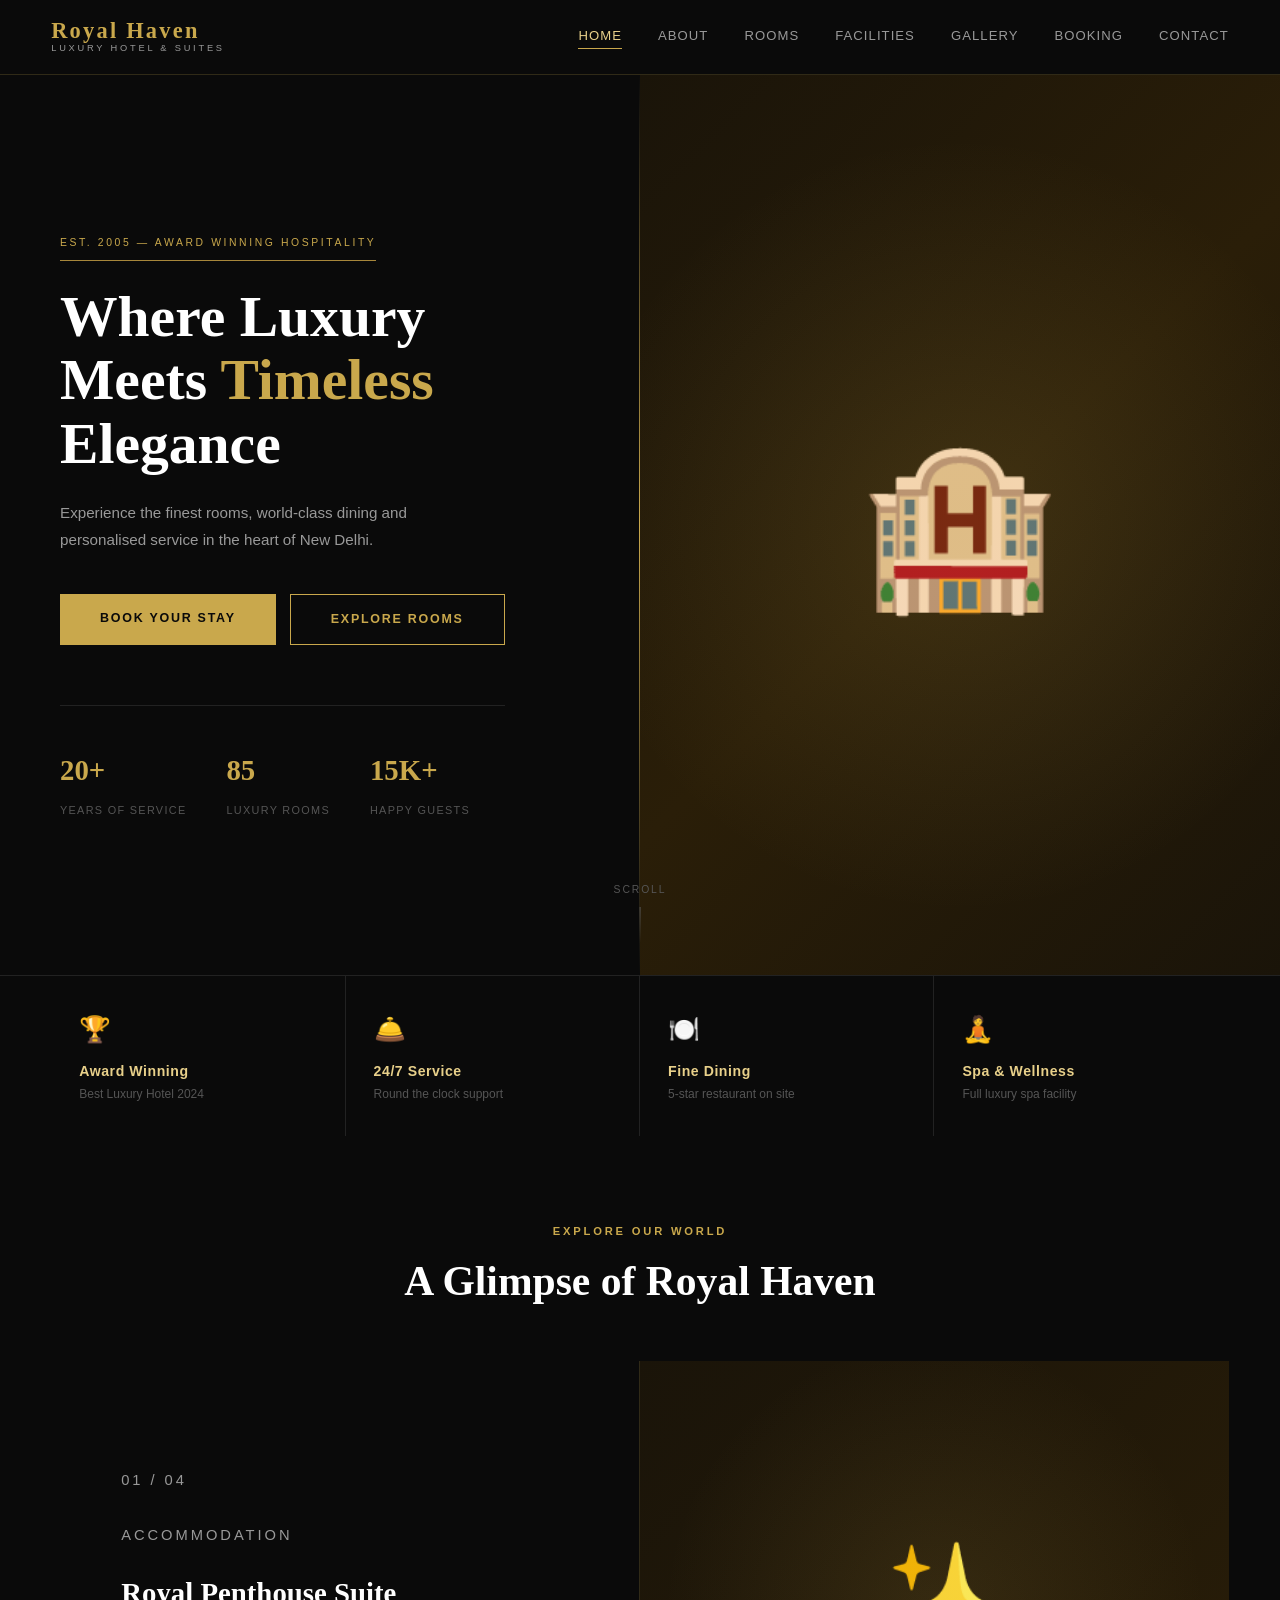
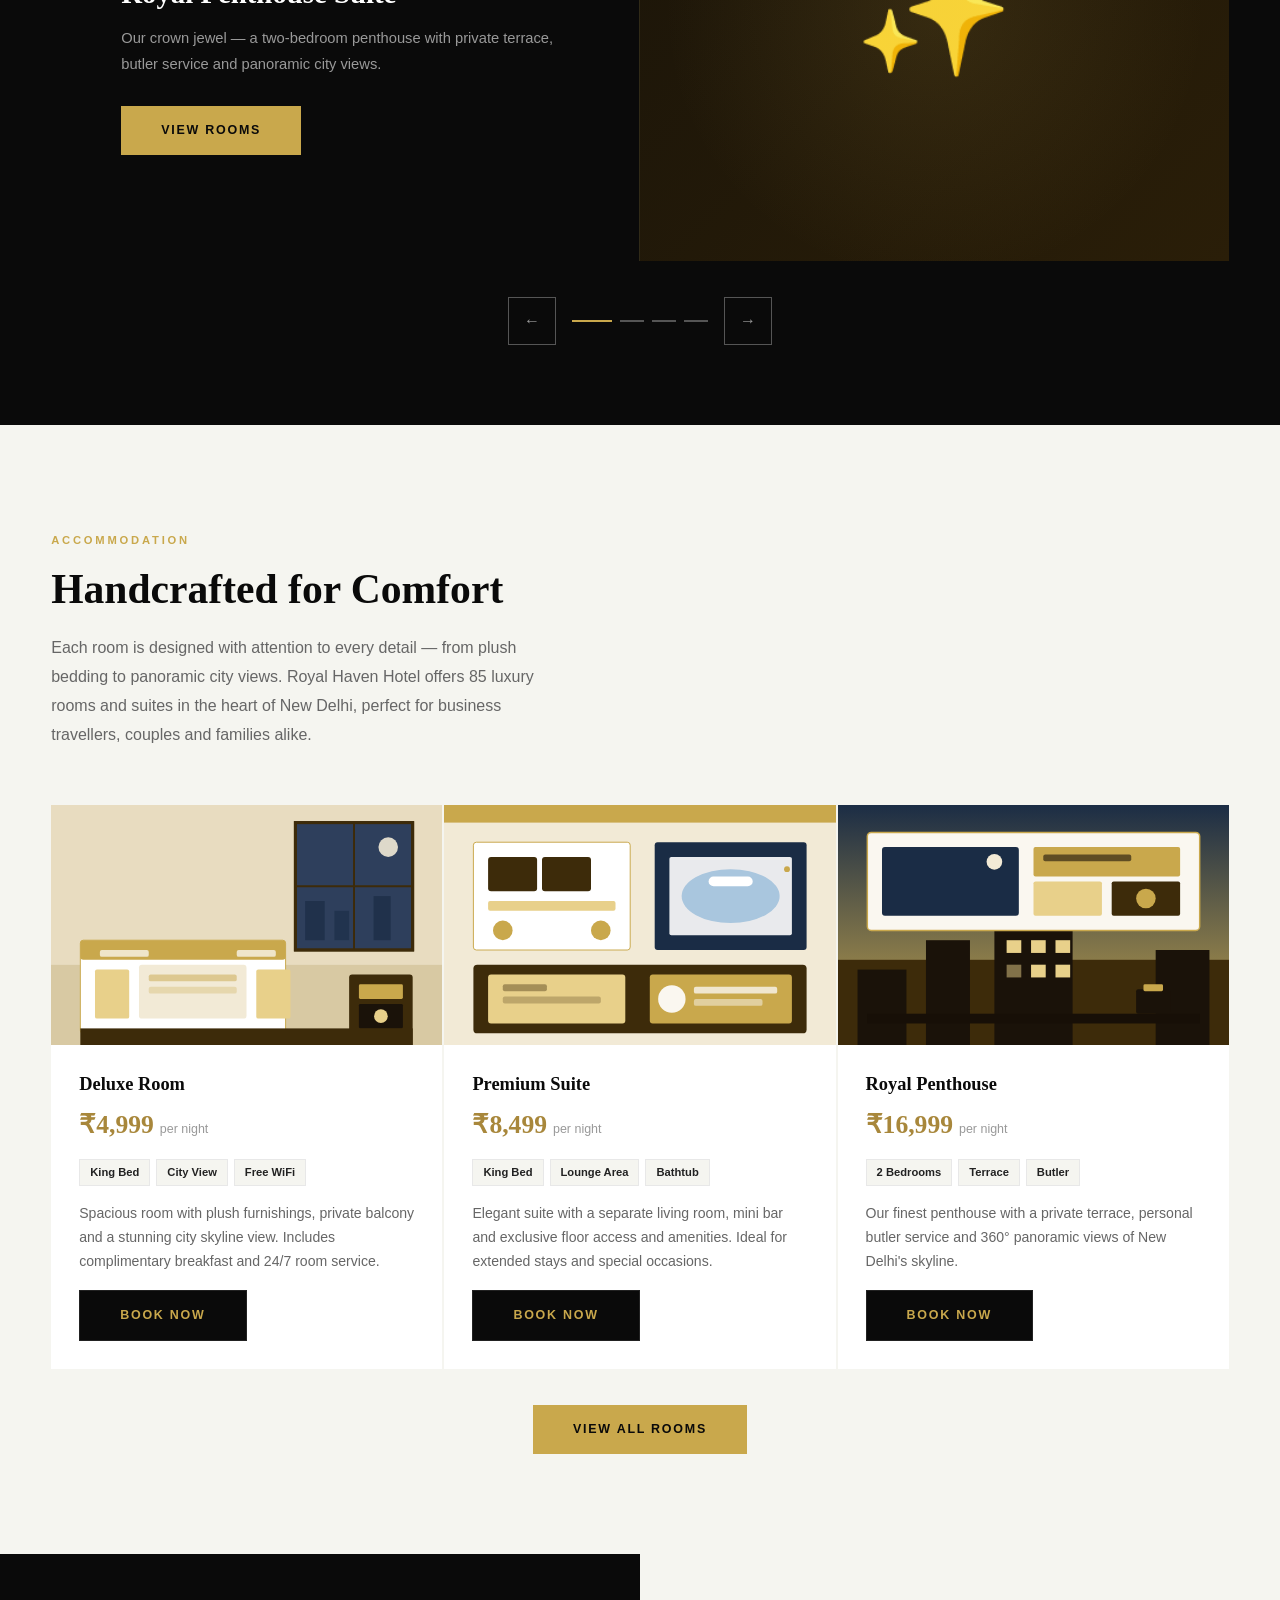
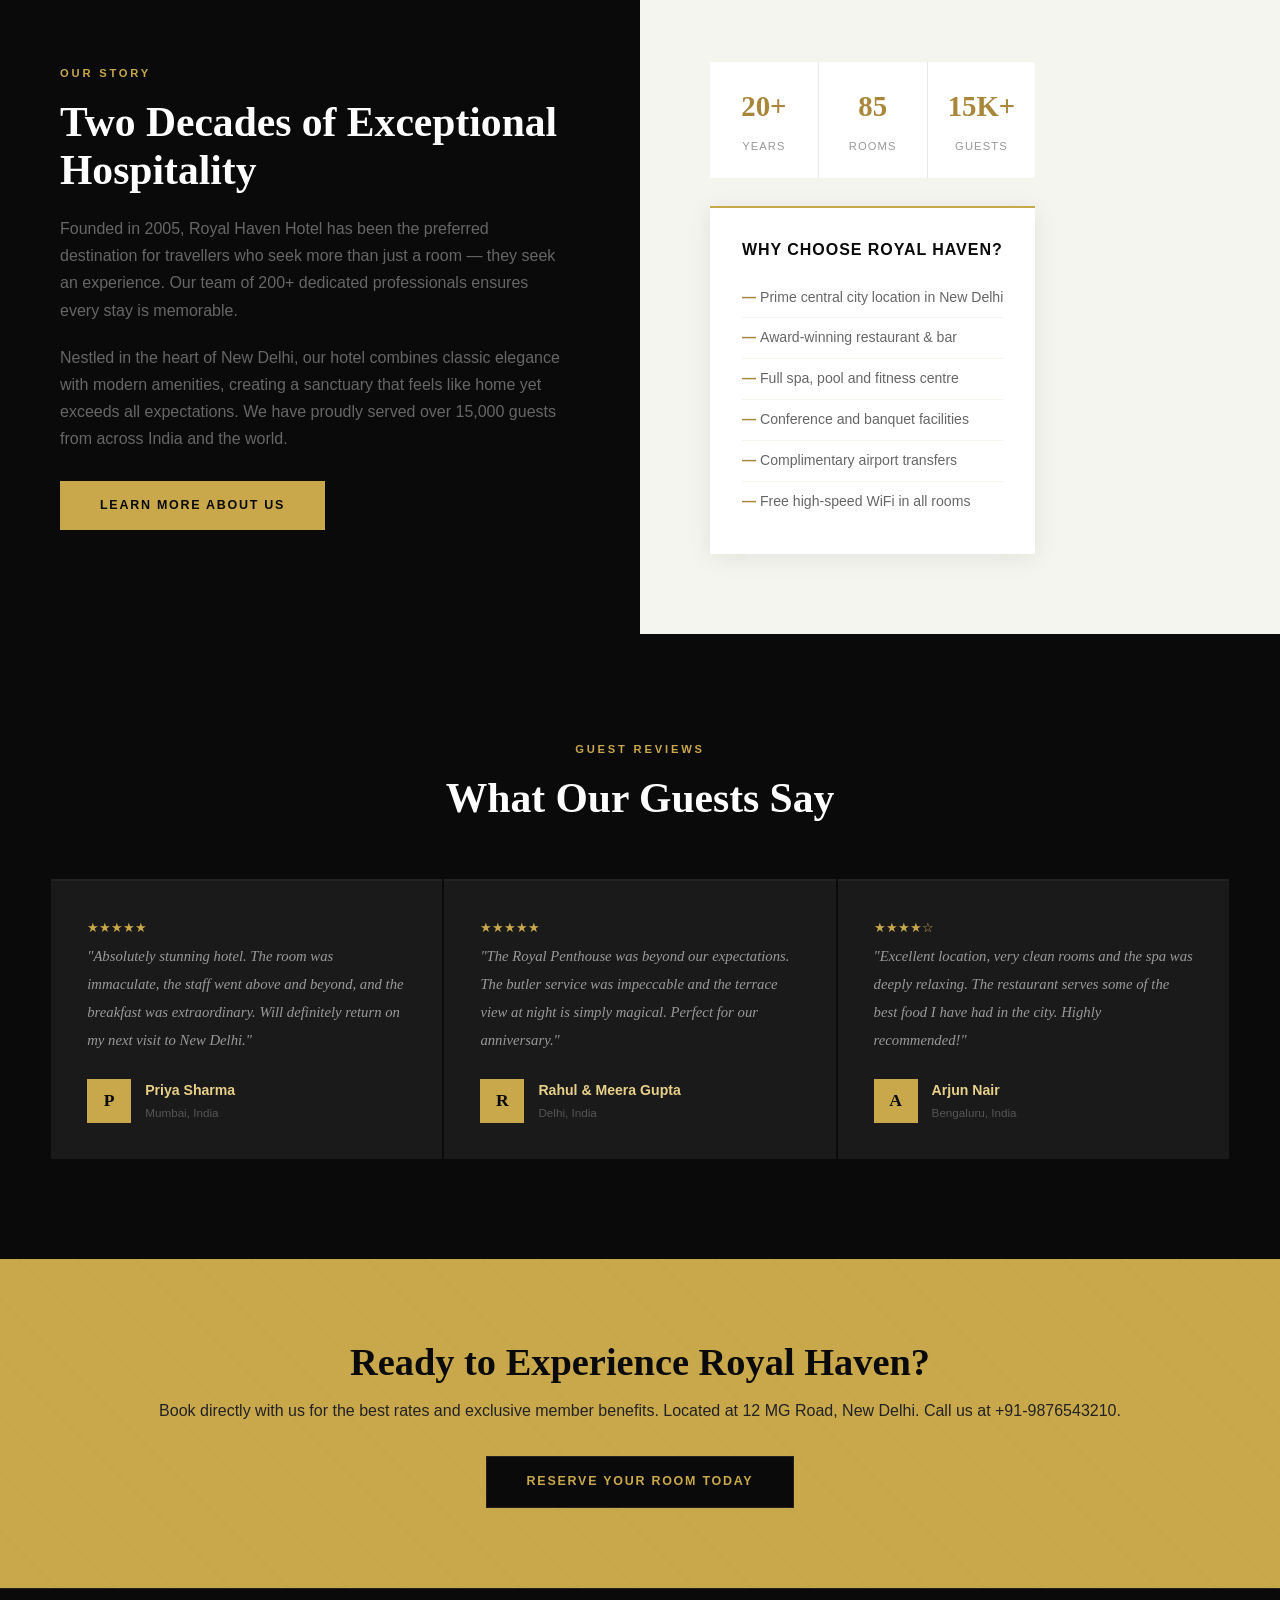
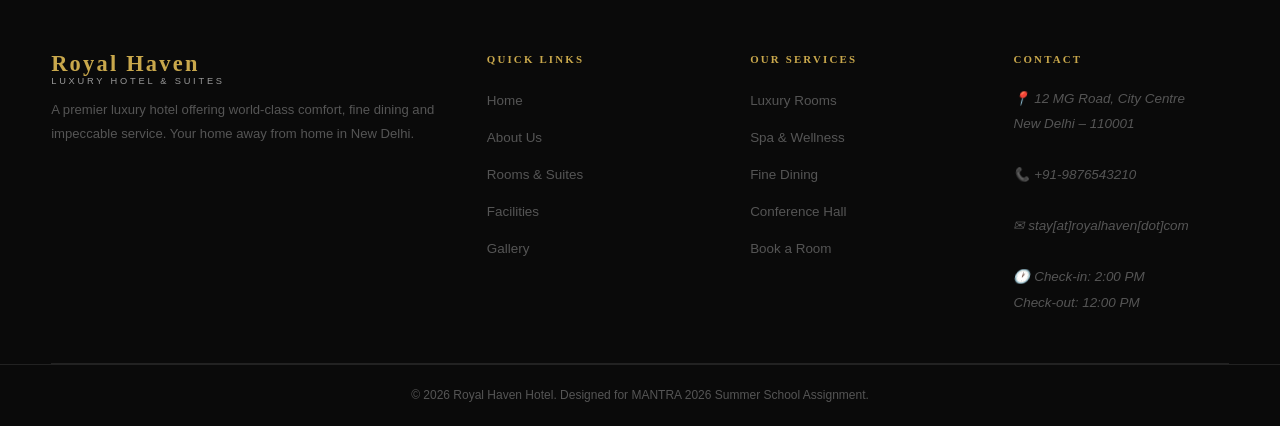
<file: index.html>
<!DOCTYPE html>
<html lang="en">
<head>
  <meta charset="UTF-8">
  <meta name="viewport" content="width=device-width, initial-scale=1.0">
  <title>Royal Haven Hotel | Luxury Stay in the Heart of the City</title>
  <meta name="description" content="Royal Haven Hotel offers luxury rooms, world-class dining, spa and seamless online booking. Experience unmatched hospitality in the heart of the city.">
  <meta name="keywords" content="luxury hotel, hotel booking, Royal Haven Hotel, hotel rooms, city hotel, premium stay, hotel facilities">

  <!-- Canonical -->
  <link rel="canonical" href="https://royal-haven-hotel.netlify.app/">

  <!-- Open Graph Tags -->
  <meta property="og:title" content="Royal Haven Hotel | Luxury Stay in the Heart of the City">
  <meta property="og:description" content="Royal Haven Hotel offers luxury rooms, world-class dining, spa and seamless online booking. Experience unmatched hospitality in the heart of the city.">
  <meta property="og:url" content="https://royal-haven-hotel.netlify.app">
  <meta property="og:type" content="website">
  <meta property="og:image" content="https://royal-haven-hotel.netlify.app/images/hero.svg">
  <meta property="og:site_name" content="Royal Haven Hotel">
  <meta property="og:locale" content="en_IN">

  <!-- X (Twitter) Cards -->
  <meta name="twitter:card" content="summary_large_image">
  <meta name="twitter:title" content="Royal Haven Hotel | Luxury Stay in the Heart of the City">
  <meta name="twitter:description" content="Royal Haven Hotel offers luxury rooms, world-class dining, spa and seamless online booking.">
  <meta name="twitter:image" content="https://royal-haven-hotel.netlify.app/images/hero.svg">

  <!-- Schema.org Structured Data — Hotel -->
  <script type="application/ld+json">
  {
    "@context": "https://schema.org",
    "@type": "Hotel",
    "name": "Royal Haven Hotel",
    "description": "Royal Haven Hotel offers luxury rooms, world-class dining, spa and seamless online booking. Experience unmatched hospitality in the heart of the city.",
    "url": "https://royal-haven-hotel.netlify.app",
    "telephone": "+91-9876543210",
    "email": "stay@royalhaven.com",
    "foundingDate": "2005",
    "address": {
      "@type": "PostalAddress",
      "streetAddress": "12 MG Road, City Centre",
      "addressLocality": "New Delhi",
      "addressRegion": "Delhi",
      "postalCode": "110001",
      "addressCountry": "IN"
    },
    "geo": {
      "@type": "GeoCoordinates",
      "latitude": "28.6139",
      "longitude": "77.2090"
    },
    "starRating": {
      "@type": "Rating",
      "ratingValue": "5"
    },
    "priceRange": "₹₹₹",
    "image": "https://royal-haven-hotel.netlify.app/images/hero.svg",
    "checkinTime": "14:00",
    "checkoutTime": "12:00",
    "numberOfRooms": 85,
    "amenityFeature": [
      { "@type": "LocationFeatureSpecification", "name": "Free WiFi", "value": true },
      { "@type": "LocationFeatureSpecification", "name": "Spa", "value": true },
      { "@type": "LocationFeatureSpecification", "name": "Restaurant", "value": true },
      { "@type": "LocationFeatureSpecification", "name": "Swimming Pool", "value": true },
      { "@type": "LocationFeatureSpecification", "name": "Conference Hall", "value": true },
      { "@type": "LocationFeatureSpecification", "name": "Airport Transfer", "value": true }
    ],
    "sameAs": [
      "https://royal-haven-hotel.netlify.app"
    ]
  }
  </script>

  <!-- Schema.org — Organization -->
  <script type="application/ld+json">
  {
    "@context": "https://schema.org",
    "@type": "Organization",
    "name": "Royal Haven Hotel",
    "url": "https://royal-haven-hotel.netlify.app",
    "logo": "https://royal-haven-hotel.netlify.app/favicon.svg",
    "contactPoint": {
      "@type": "ContactPoint",
      "telephone": "+91-9876543210",
      "contactType": "reservations",
      "availableLanguage": ["English", "Hindi"]
    },
    "address": {
      "@type": "PostalAddress",
      "streetAddress": "12 MG Road, City Centre",
      "addressLocality": "New Delhi",
      "postalCode": "110001",
      "addressCountry": "IN"
    }
  }
  </script>

  <!-- Schema.org — WebSite -->
  <script type="application/ld+json">
  {
    "@context": "https://schema.org",
    "@type": "WebSite",
    "name": "Royal Haven Hotel",
    "url": "https://royal-haven-hotel.netlify.app",
    "potentialAction": {
      "@type": "SearchAction",
      "target": "https://royal-haven-hotel.netlify.app/rooms.html?q={search_term_string}",
      "query-input": "required name=search_term_string"
    }
  }
  </script>

  <link rel="stylesheet" href="style.css">
  <link rel="icon" type="image/svg+xml" href="favicon.svg">
</head>
<body>

<header class="site-header">
  <div class="container header-inner">
    <a class="logo" href="index.html">
      <span class="logo-name">Royal Haven</span>
      <span class="logo-tag">Luxury Hotel &amp; Suites</span>
    </a>
    <button class="menu-btn" id="menuBtn" aria-label="Open navigation menu">☰</button>
    <nav class="nav-links" id="navLinks" aria-label="Main navigation">
      <a href="index.html">Home</a>
      <a href="about.html">About</a>
      <a href="rooms.html">Rooms</a>
      <a href="facilities.html">Facilities</a>
      <a href="gallery.html">Gallery</a>
      <a href="booking.html">Booking</a>
      <a href="contact.html">Contact</a>
    </nav>
  </div>
</header>

<main>

  <!-- HERO SPLIT SCREEN -->
  <section class="hero">
    <div class="hero-left">
      <div class="hero-content">
        <span class="hero-badge">Est. 2005 — Award Winning Hospitality</span>
        <h1>Where Luxury<br>Meets <span>Timeless</span><br>Elegance</h1>
        <p class="hero-desc">Experience the finest rooms, world-class dining and personalised service in the heart of New Delhi.</p>
        <div class="hero-btns">
          <a class="btn btn-gold" href="booking.html">Book Your Stay</a>
          <a class="btn btn-outline" href="rooms.html">Explore Rooms</a>
        </div>
        <div class="hero-stats">
          <div>
            <span class="hero-stat-num">20+</span>
            <span class="hero-stat-label">Years of Service</span>
          </div>
          <div>
            <span class="hero-stat-num">85</span>
            <span class="hero-stat-label">Luxury Rooms</span>
          </div>
          <div>
            <span class="hero-stat-num">15K+</span>
            <span class="hero-stat-label">Happy Guests</span>
          </div>
        </div>
      </div>
    </div>
    <div class="hero-right">
      🏨
    </div>
    <div class="hero-scroll">Scroll</div>
  </section>

  <!-- FEATURES STRIP -->
  <div class="features-strip">
    <div class="container">
      <div class="features-grid">
        <div class="feature-item reveal">
          <div class="feature-icon">🏆</div>
          <h4>Award Winning</h4>
          <p>Best Luxury Hotel 2024</p>
        </div>
        <div class="feature-item reveal">
          <div class="feature-icon">🛎️</div>
          <h4>24/7 Service</h4>
          <p>Round the clock support</p>
        </div>
        <div class="feature-item reveal">
          <div class="feature-icon">🍽️</div>
          <h4>Fine Dining</h4>
          <p>5-star restaurant on site</p>
        </div>
        <div class="feature-item reveal">
          <div class="feature-icon">🧘</div>
          <h4>Spa &amp; Wellness</h4>
          <p>Full luxury spa facility</p>
        </div>
      </div>
    </div>
  </div>

  <!-- IMAGE SLIDER -->
  <section class="slider-section">
    <div class="container">
      <div class="section-head center reveal">
        <span class="section-label slider-label">Explore Our World</span>
        <h2 class="section-title white-text">A Glimpse of Royal Haven</h2>
      </div>
      <div class="slider-wrapper reveal">
        <div class="slider-track">
          <div class="slide slide-1">
            <div class="slide-content-wrap">
              <div>
                <p class="slide-num">01 / 04</p>
                <p class="slide-label">Accommodation</p>
                <h3>Royal Penthouse Suite</h3>
                <p>Our crown jewel — a two-bedroom penthouse with private terrace, butler service and panoramic city views.</p>
                <a class="btn btn-gold" href="rooms.html">View Rooms</a>
              </div>
            </div>
            <div class="slide-visual">✨</div>
          </div>
          <div class="slide slide-2">
            <div class="slide-content-wrap">
              <div>
                <p class="slide-num">02 / 04</p>
                <p class="slide-label">Fine Dining</p>
                <h3>Zaika Restaurant</h3>
                <p>Award-winning cuisine blending Indian flavours with contemporary international artistry by Chef Rajan Pillai.</p>
                <a class="btn btn-gold" href="facilities.html">Explore Dining</a>
              </div>
            </div>
            <div class="slide-visual">🍽️</div>
          </div>
          <div class="slide slide-3">
            <div class="slide-content-wrap">
              <div>
                <p class="slide-num">03 / 04</p>
                <p class="slide-label">Wellness</p>
                <h3>Luxury Spa &amp; Pool</h3>
                <p>Rejuvenate your body and mind at our full-service spa with aromatherapy, massages and a temperature-controlled pool.</p>
                <a class="btn btn-gold" href="facilities.html">Discover Spa</a>
              </div>
            </div>
            <div class="slide-visual">🧖</div>
          </div>
          <div class="slide slide-4">
            <div class="slide-content-wrap">
              <div>
                <p class="slide-num">04 / 04</p>
                <p class="slide-label">Events</p>
                <h3>Grand Conference Hall</h3>
                <p>Host up to 300 guests in our elegant banquet and conference hall, fully equipped with AV and catering services.</p>
                <a class="btn btn-gold" href="facilities.html">Plan an Event</a>
              </div>
            </div>
            <div class="slide-visual">🎪</div>
          </div>
        </div>
      </div>
      <div class="slider-controls">
        <button class="slider-btn" id="sliderPrev" title="Previous slide" aria-label="Previous slide">&#8592;</button>
        <div class="slider-dots">
          <button class="slider-dot active" data-index="0" title="Slide 1" aria-label="Go to slide 1"></button>
          <button class="slider-dot" data-index="1" title="Slide 2" aria-label="Go to slide 2"></button>
          <button class="slider-dot" data-index="2" title="Slide 3" aria-label="Go to slide 3"></button>
          <button class="slider-dot" data-index="3" title="Slide 4" aria-label="Go to slide 4"></button>
        </div>
        <button class="slider-btn" id="sliderNext" title="Next slide" aria-label="Next slide">&#8594;</button>
      </div>
    </div>
  </section>

  <!-- FEATURED ROOMS -->
  <section class="section">
    <div class="container">
      <div class="section-head reveal">
        <span class="section-label">Accommodation</span>
        <h2 class="section-title">Handcrafted for Comfort</h2>
        <p class="section-sub">Each room is designed with attention to every detail — from plush bedding to panoramic city views. Royal Haven Hotel offers 85 luxury rooms and suites in the heart of New Delhi, perfect for business travellers, couples and families alike.</p>
      </div>
      <div class="cards-grid">
        <article class="card room-card reveal">
          <img class="card-img" src="images/deluxe-room.svg" alt="Deluxe Room with king bed and city view at Royal Haven Hotel">
          <div class="card-body">
            <h3>Deluxe Room</h3>
            <div class="room-price">
              <span class="price-amt">₹4,999</span>
              <span class="price-unit">per night</span>
            </div>
            <div class="room-features">
              <span class="tag">King Bed</span><span class="tag">City View</span><span class="tag">Free WiFi</span>
            </div>
            <p>Spacious room with plush furnishings, private balcony and a stunning city skyline view. Includes complimentary breakfast and 24/7 room service.</p>
            <a class="btn btn-dark" href="booking.html">Book Now</a>
          </div>
        </article>
        <article class="card room-card reveal">
          <img class="card-img" src="images/premium-suite.svg" alt="Premium Suite with lounge area and bathtub at Royal Haven Hotel">
          <div class="card-body">
            <h3>Premium Suite</h3>
            <div class="room-price">
              <span class="price-amt">₹8,499</span>
              <span class="price-unit">per night</span>
            </div>
            <div class="room-features">
              <span class="tag">King Bed</span><span class="tag">Lounge Area</span><span class="tag">Bathtub</span>
            </div>
            <p>Elegant suite with a separate living room, mini bar and exclusive floor access and amenities. Ideal for extended stays and special occasions.</p>
            <a class="btn btn-dark" href="booking.html">Book Now</a>
          </div>
        </article>
        <article class="card room-card reveal">
          <img class="card-img" src="images/penthouse.svg" alt="Royal Penthouse with private terrace and skyline view at Royal Haven Hotel">
          <div class="card-body">
            <h3>Royal Penthouse</h3>
            <div class="room-price">
              <span class="price-amt">₹16,999</span>
              <span class="price-unit">per night</span>
            </div>
            <div class="room-features">
              <span class="tag">2 Bedrooms</span><span class="tag">Terrace</span><span class="tag">Butler</span>
            </div>
            <p>Our finest penthouse with a private terrace, personal butler service and 360° panoramic views of New Delhi's skyline.</p>
            <a class="btn btn-dark" href="booking.html">Book Now</a>
          </div>
        </article>
      </div>
      <div class="mt-36-center">
        <a class="btn btn-gold" href="rooms.html">View All Rooms</a>
      </div>
    </div>
  </section>

  <!-- ABOUT SPLIT -->
  <div class="split-section">
    <div class="split-dark reveal-left">
      <div>
        <span class="section-label">Our Story</span>
        <h2 class="section-title">Two Decades of Exceptional Hospitality</h2>
        <p class="text-muted-ar mb-20">Founded in 2005, Royal Haven Hotel has been the preferred destination for travellers who seek more than just a room — they seek an experience. Our team of 200+ dedicated professionals ensures every stay is memorable.</p>
        <p class="text-muted-ar mb-28">Nestled in the heart of New Delhi, our hotel combines classic elegance with modern amenities, creating a sanctuary that feels like home yet exceeds all expectations. We have proudly served over 15,000 guests from across India and the world.</p>
        <a class="btn btn-gold" href="about.html">Learn More About Us</a>
      </div>
    </div>
    <div class="split-light reveal-right">
      <div class="split-light-inner">
        <div class="stat-row">
          <div class="stat-box">
            <span class="stat-num">20+</span>
            <span class="stat-label">Years</span>
          </div>
          <div class="stat-box">
            <span class="stat-num">85</span>
            <span class="stat-label">Rooms</span>
          </div>
          <div class="stat-box">
            <span class="stat-num">15K+</span>
            <span class="stat-label">Guests</span>
          </div>
        </div>
        <div class="info-box mt-0">
          <h3>Why Choose Royal Haven?</h3>
          <ul>
            <li>Prime central city location in New Delhi</li>
            <li>Award-winning restaurant &amp; bar</li>
            <li>Full spa, pool and fitness centre</li>
            <li>Conference and banquet facilities</li>
            <li>Complimentary airport transfers</li>
            <li>Free high-speed WiFi in all rooms</li>
          </ul>
        </div>
      </div>
    </div>
  </div>

  <!-- TESTIMONIALS -->
  <section class="section testimonials-bg">
    <div class="container">
      <div class="section-head center reveal">
        <span class="section-label">Guest Reviews</span>
        <h2 class="section-title">What Our Guests Say</h2>
      </div>
      <div class="testimonials-grid">
        <div class="testimonial reveal">
          <div class="stars">★★★★★</div>
          <p class="testimonial-text">"Absolutely stunning hotel. The room was immaculate, the staff went above and beyond, and the breakfast was extraordinary. Will definitely return on my next visit to New Delhi."</p>
          <div class="testimonial-author">
            <div class="author-avatar">P</div>
            <div>
              <div class="author-name">Priya Sharma</div>
              <div class="author-loc">Mumbai, India</div>
            </div>
          </div>
        </div>
        <div class="testimonial reveal">
          <div class="stars">★★★★★</div>
          <p class="testimonial-text">"The Royal Penthouse was beyond our expectations. The butler service was impeccable and the terrace view at night is simply magical. Perfect for our anniversary."</p>
          <div class="testimonial-author">
            <div class="author-avatar">R</div>
            <div>
              <div class="author-name">Rahul &amp; Meera Gupta</div>
              <div class="author-loc">Delhi, India</div>
            </div>
          </div>
        </div>
        <div class="testimonial reveal">
          <div class="stars">★★★★☆</div>
          <p class="testimonial-text">"Excellent location, very clean rooms and the spa was deeply relaxing. The restaurant serves some of the best food I have had in the city. Highly recommended!"</p>
          <div class="testimonial-author">
            <div class="author-avatar">A</div>
            <div>
              <div class="author-name">Arjun Nair</div>
              <div class="author-loc">Bengaluru, India</div>
            </div>
          </div>
        </div>
      </div>
    </div>
  </section>

  <!-- CTA -->
  <section class="cta-section">
    <div class="container">
      <h2>Ready to Experience Royal Haven?</h2>
      <p>Book directly with us for the best rates and exclusive member benefits. Located at 12 MG Road, New Delhi. Call us at +91-9876543210.</p>
      <a class="btn btn-dark" href="booking.html">Reserve Your Room Today</a>
    </div>
  </section>

</main>

<footer class="site-footer">
  <div class="container footer-grid">
    <div class="footer-brand">
      <div class="logo">
        <span class="logo-name">Royal Haven</span>
        <span class="logo-tag">Luxury Hotel &amp; Suites</span>
      </div>
      <p>A premier luxury hotel offering world-class comfort, fine dining and impeccable service. Your home away from home in New Delhi.</p>
    </div>
    <div class="footer-col">
      <h4>Quick Links</h4>
      <ul>
        <li><a href="index.html">Home</a></li>
        <li><a href="about.html">About Us</a></li>
        <li><a href="rooms.html">Rooms &amp; Suites</a></li>
        <li><a href="facilities.html">Facilities</a></li>
        <li><a href="gallery.html">Gallery</a></li>
      </ul>
    </div>
    <div class="footer-col">
      <h4>Our Services</h4>
      <ul>
        <li><a href="rooms.html">Luxury Rooms</a></li>
        <li><a href="facilities.html">Spa &amp; Wellness</a></li>
        <li><a href="facilities.html">Fine Dining</a></li>
        <li><a href="facilities.html">Conference Hall</a></li>
        <li><a href="booking.html">Book a Room</a></li>
      </ul>
    </div>
    <div class="footer-col">
      <h4>Contact</h4>
        <address>
          <p>📍 12 MG Road, City Centre<br>New Delhi – 110001<br><br>
          📞 <a href="tel:+919876543210">+91-9876543210</a><br><br>
          ✉ stay[at]royalhaven[dot]com<br><br>
          🕐 Check-in: 2:00 PM<br>Check-out: 12:00 PM</p>
        </address>
    </div>
  </div>
  <p class="copyright">© 2026 Royal Haven Hotel. Designed for MANTRA 2026 Summer School Assignment.</p>
</footer>

<script src="script.js"></script>
<script src="https://code.tidio.co/iykqtmklfo7pcl8dj7mkjxnhz64a8ynp.js" async></script>
</body>
</html>
</file>
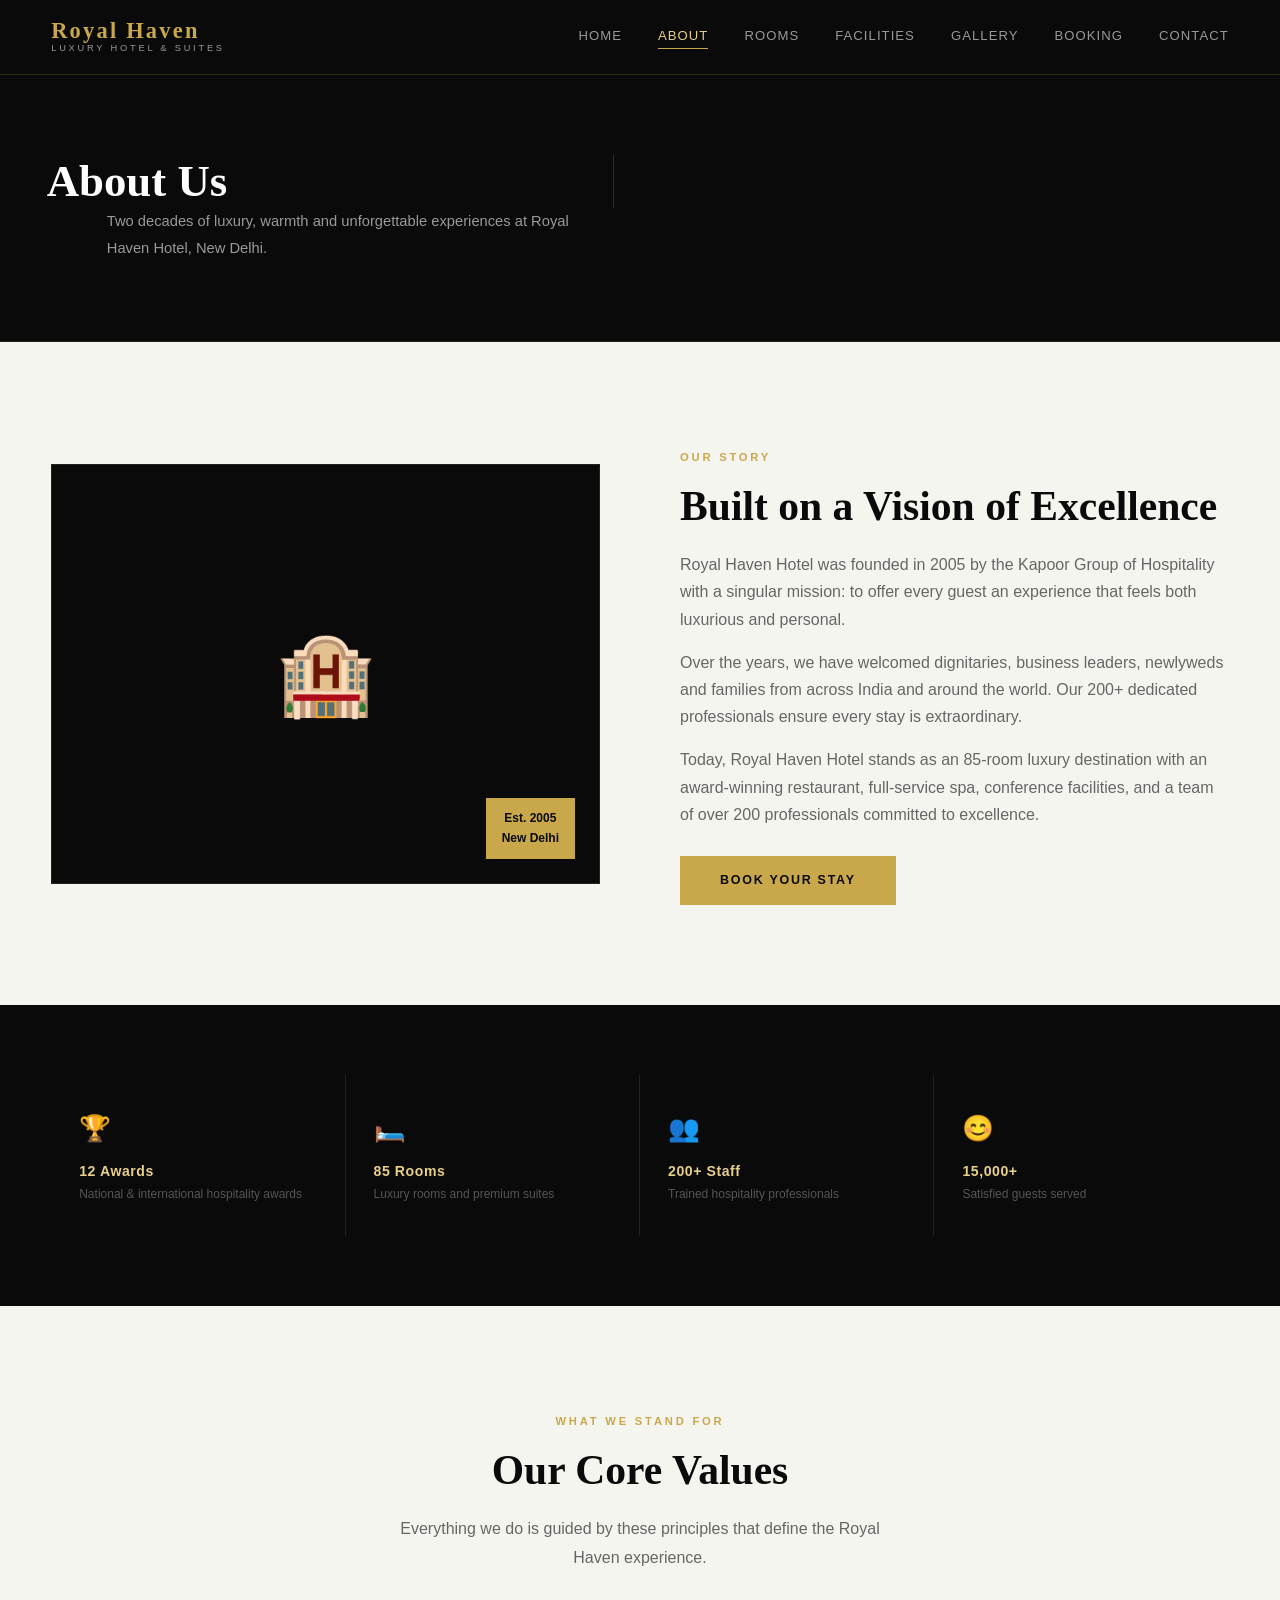
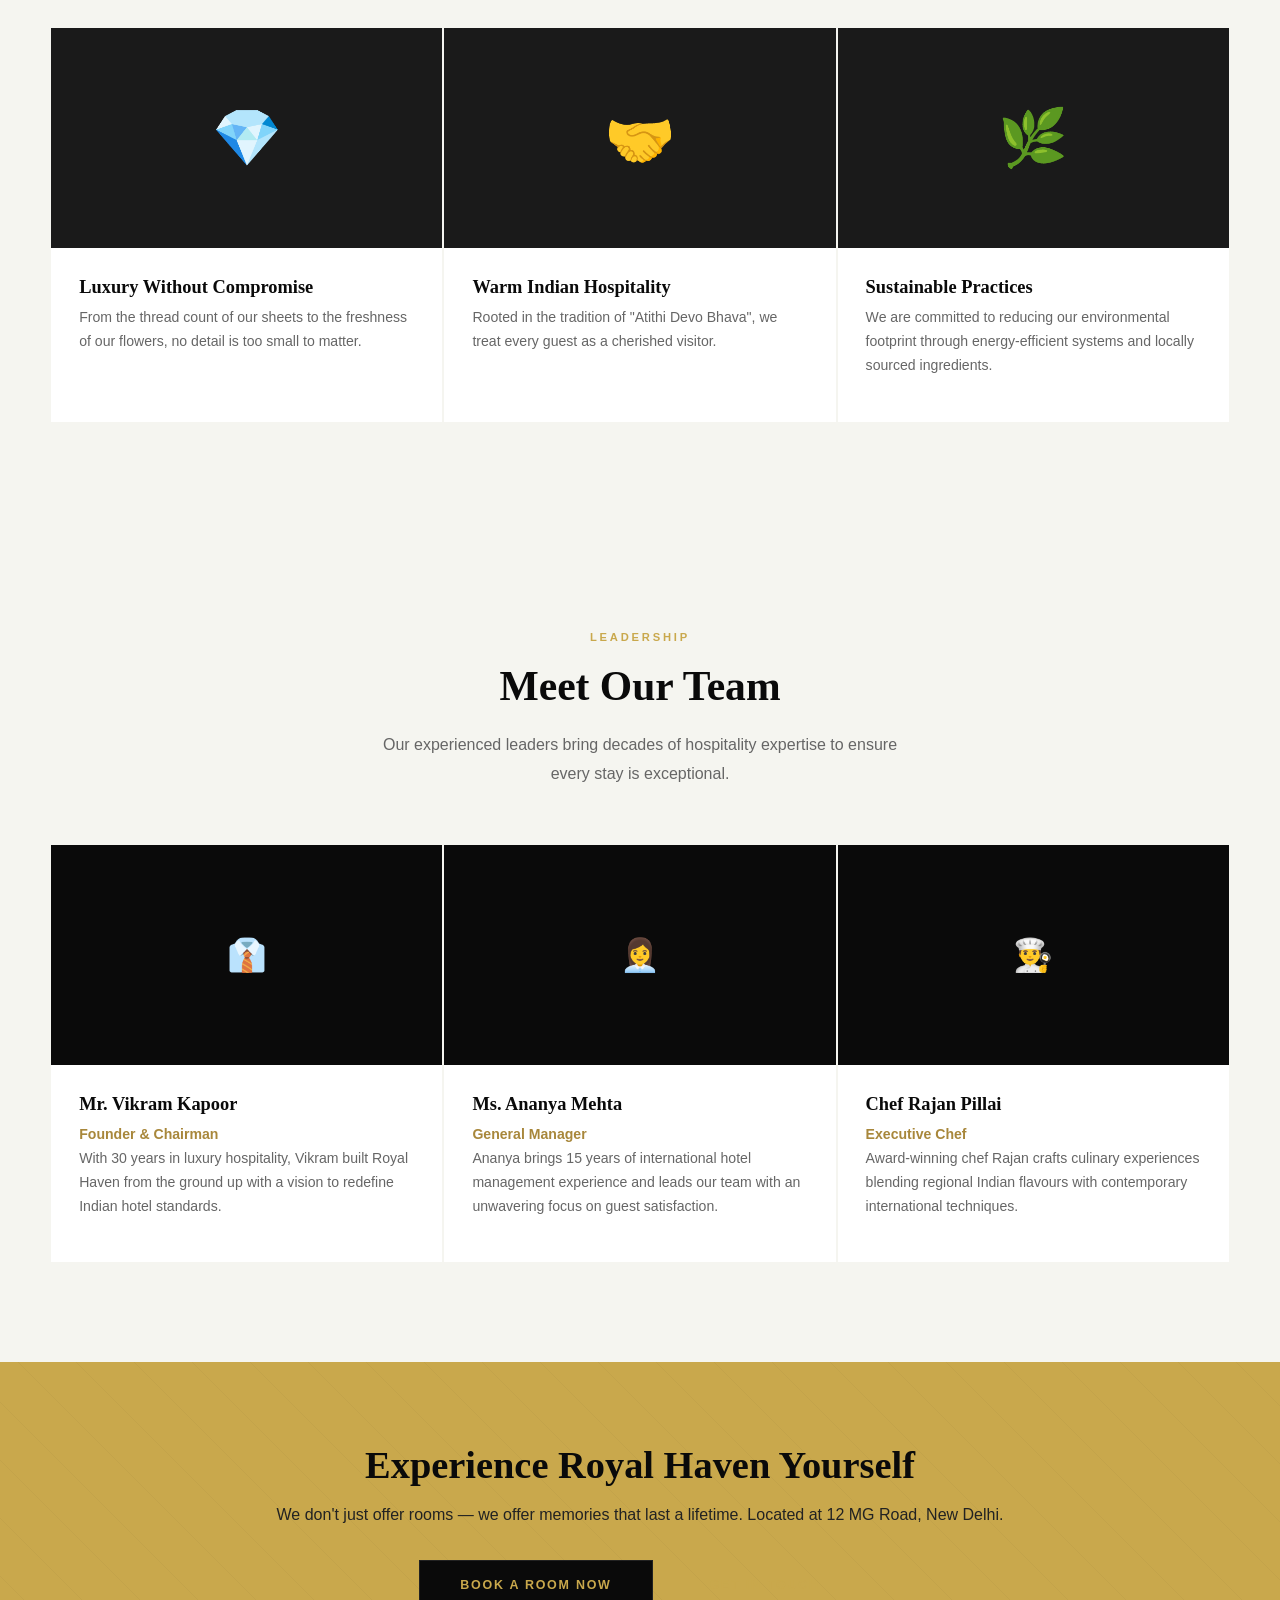
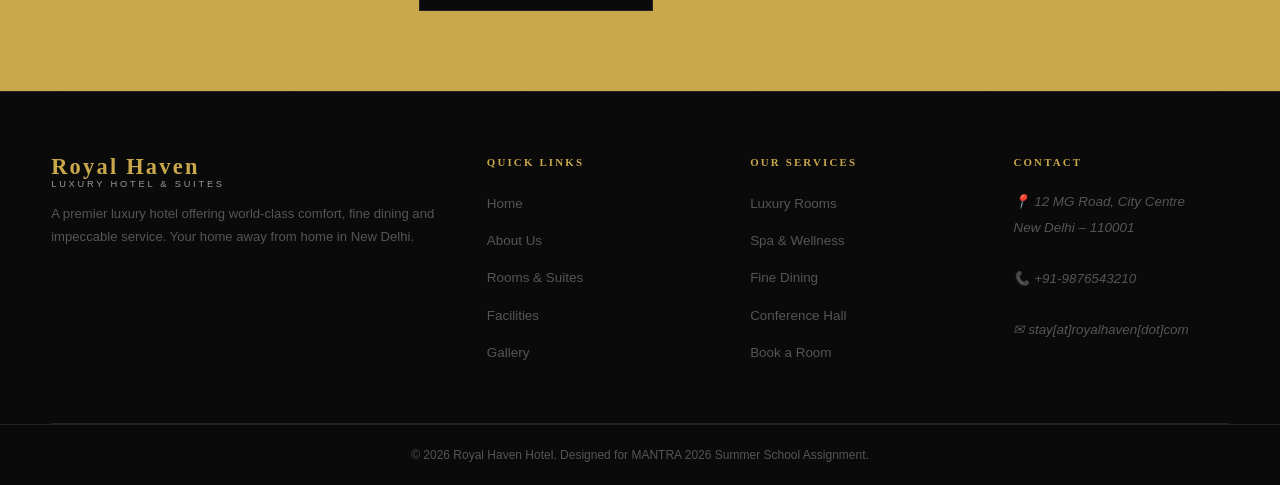
<file: about.html>
<!DOCTYPE html>
<html lang="en">
<head>
  <meta charset="UTF-8">
  <meta name="viewport" content="width=device-width, initial-scale=1.0">
  <title>About Royal Haven Hotel | Our Story &amp; Heritage</title>
  <meta name="description" content="Learn about Royal Haven Hotel — our 20-year journey, our dedicated team, our vision for luxury hospitality and what makes us the city's most loved hotel.">
  <meta name="keywords" content="about Royal Haven Hotel, hotel history, luxury hotel story, hotel team, hospitality heritage">
  <link rel="canonical" href="https://royal-haven-hotel.netlify.app/about.html">

  <!-- Open Graph -->
  <meta property="og:title" content="About Royal Haven Hotel | Our Story &amp; Heritage">
  <meta property="og:description" content="Learn about Royal Haven Hotel — our 20-year journey, dedicated team and vision for luxury hospitality in New Delhi.">
  <meta property="og:url" content="https://royal-haven-hotel.netlify.app/about.html">
  <meta property="og:type" content="website">
  <meta property="og:image" content="https://royal-haven-hotel.netlify.app/images/hero.svg">
  <meta property="og:site_name" content="Royal Haven Hotel">

  <!-- Twitter Cards -->
  <meta name="twitter:card" content="summary_large_image">
  <meta name="twitter:title" content="About Royal Haven Hotel | Our Story &amp; Heritage">
  <meta name="twitter:description" content="Learn about Royal Haven Hotel — our 20-year journey and vision for luxury hospitality.">
  <meta name="twitter:image" content="https://royal-haven-hotel.netlify.app/images/hero.svg">

  <!-- Schema: AboutPage -->
  <script type="application/ld+json">
  {
    "@context": "https://schema.org",
    "@type": "AboutPage",
    "name": "About Royal Haven Hotel",
    "url": "https://royal-haven-hotel.netlify.app/about.html",
    "description": "Royal Haven Hotel was founded in 2005 by the Kapoor Group of Hospitality. Located at 12 MG Road, New Delhi.",
    "mainEntity": {
      "@type": "Hotel",
      "name": "Royal Haven Hotel",
      "foundingDate": "2005",
      "numberOfEmployees": 200,
      "numberOfRooms": 85,
      "telephone": "+91-9876543210",
      "address": {
        "@type": "PostalAddress",
        "streetAddress": "12 MG Road, City Centre",
        "addressLocality": "New Delhi",
        "postalCode": "110001",
        "addressCountry": "IN"
      }
    }
  }
  </script>

  <link rel="stylesheet" href="style.css">
  <link rel="icon" type="image/svg+xml" href="favicon.svg">
</head>
<body>

<header class="site-header">
  <div class="container header-inner">
    <a class="logo" href="index.html">
      <span class="logo-name">Royal Haven</span>
      <span class="logo-tag">Luxury Hotel &amp; Suites</span>
    </a>
    <button class="menu-btn" id="menuBtn" aria-label="Open navigation menu">☰</button>
    <nav class="nav-links" id="navLinks" aria-label="Main navigation">
      <a href="index.html">Home</a>
      <a href="about.html">About</a>
      <a href="rooms.html">Rooms</a>
      <a href="facilities.html">Facilities</a>
      <a href="gallery.html">Gallery</a>
      <a href="booking.html">Booking</a>
      <a href="contact.html">Contact</a>
    </nav>
  </div>
</header>

<main>

  <section class="page-banner">
    <div class="container page-banner-inner">
      <div class="page-banner-left">
        <div class="container">
          <h1>About Us</h1>
        </div>
      </div>
      <div class="page-banner-right">
        <div class="container">
          <p>Two decades of luxury, warmth and unforgettable experiences at Royal Haven Hotel, New Delhi.</p>
        </div>
      </div>
    </div>
  </section>

  <section class="section">
    <div class="container">
      <div class="about-grid">
        <div class="about-visual reveal-left">
          🏨
          <div class="about-badge">Est. 2005<br>New Delhi</div>
        </div>
        <div class="reveal-right">
          <span class="section-label">Our Story</span>
          <h2 class="section-title">Built on a Vision of Excellence</h2>
          <p class="text-muted-ar mb-16">Royal Haven Hotel was founded in 2005 by the Kapoor Group of Hospitality with a singular mission: to offer every guest an experience that feels both luxurious and personal.</p>
          <p class="text-muted-ar mb-16">Over the years, we have welcomed dignitaries, business leaders, newlyweds and families from across India and around the world. Our 200+ dedicated professionals ensure every stay is extraordinary.</p>
          <p class="text-muted-ar mb-28">Today, Royal Haven Hotel stands as an 85-room luxury destination with an award-winning restaurant, full-service spa, conference facilities, and a team of over 200 professionals committed to excellence.</p>
          <a class="btn btn-gold" href="booking.html">Book Your Stay</a>
        </div>
      </div>
    </div>
  </section>

  <section class="section section-dark">
    <div class="container">
      <div class="features-grid features-grid-4">
        <div class="feature-item reveal">
          <div class="feature-icon">🏆</div>
          <h4>12 Awards</h4>
          <p>National &amp; international hospitality awards</p>
        </div>
        <div class="feature-item reveal">
          <div class="feature-icon">🛏️</div>
          <h4>85 Rooms</h4>
          <p>Luxury rooms and premium suites</p>
        </div>
        <div class="feature-item reveal">
          <div class="feature-icon">👥</div>
          <h4>200+ Staff</h4>
          <p>Trained hospitality professionals</p>
        </div>
        <div class="feature-item reveal">
          <div class="feature-icon">😊</div>
          <h4>15,000+</h4>
          <p>Satisfied guests served</p>
        </div>
      </div>
    </div>
  </section>

  <section class="section section-warm">
    <div class="container">
      <div class="section-head center reveal">
        <span class="section-label">What We Stand For</span>
        <h2 class="section-title">Our Core Values</h2>
        <p class="section-sub">Everything we do is guided by these principles that define the Royal Haven experience.</p>
      </div>
      <div class="cards-grid">
        <div class="card reveal">
          <div class="card-img">💎</div>
          <div class="card-body">
            <h3>Luxury Without Compromise</h3>
            <p>From the thread count of our sheets to the freshness of our flowers, no detail is too small to matter.</p>
          </div>
        </div>
        <div class="card reveal">
          <div class="card-img">🤝</div>
          <div class="card-body">
            <h3>Warm Indian Hospitality</h3>
            <p>Rooted in the tradition of "Atithi Devo Bhava", we treat every guest as a cherished visitor.</p>
          </div>
        </div>
        <div class="card reveal">
          <div class="card-img">🌿</div>
          <div class="card-body">
            <h3>Sustainable Practices</h3>
            <p>We are committed to reducing our environmental footprint through energy-efficient systems and locally sourced ingredients.</p>
          </div>
        </div>
      </div>
    </div>
  </section>

  <section class="section">
    <div class="container">
      <div class="section-head center reveal">
        <span class="section-label">Leadership</span>
        <h2 class="section-title">Meet Our Team</h2>
        <p class="section-sub">Our experienced leaders bring decades of hospitality expertise to ensure every stay is exceptional.</p>
      </div>
      <div class="cards-grid">
        <div class="card reveal">
          <div class="card-img card-img-emoji">👔</div>
          <div class="card-body">
            <h3>Mr. Vikram Kapoor</h3>
            <p><strong class="team-role">Founder &amp; Chairman</strong><br>With 30 years in luxury hospitality, Vikram built Royal Haven from the ground up with a vision to redefine Indian hotel standards.</p>
          </div>
        </div>
        <div class="card reveal">
          <div class="card-img card-img-emoji">👩‍💼</div>
          <div class="card-body">
            <h3>Ms. Ananya Mehta</h3>
            <p><strong class="team-role">General Manager</strong><br>Ananya brings 15 years of international hotel management experience and leads our team with an unwavering focus on guest satisfaction.</p>
          </div>
        </div>
        <div class="card reveal">
          <div class="card-img card-img-emoji">👨‍🍳</div>
          <div class="card-body">
            <h3>Chef Rajan Pillai</h3>
            <p><strong class="team-role">Executive Chef</strong><br>Award-winning chef Rajan crafts culinary experiences blending regional Indian flavours with contemporary international techniques.</p>
          </div>
        </div>
      </div>
    </div>
  </section>

  <section class="cta-section">
    <div class="container">
      <h2>Experience Royal Haven Yourself</h2>
      <p>We don't just offer rooms — we offer memories that last a lifetime. Located at 12 MG Road, New Delhi.</p>
      <a class="btn btn-dark" href="booking.html">Book a Room Now</a>
      &nbsp;&nbsp;
      <a class="btn btn-outline" href="contact.html">Get in Touch</a>
    </div>
  </section>

</main>

<footer class="site-footer">
  <div class="container footer-grid">
    <div class="footer-brand">
      <div class="logo">
        <span class="logo-name">Royal Haven</span>
        <span class="logo-tag">Luxury Hotel &amp; Suites</span>
      </div>
      <p>A premier luxury hotel offering world-class comfort, fine dining and impeccable service. Your home away from home in New Delhi.</p>
    </div>
    <div class="footer-col">
      <h4>Quick Links</h4>
      <ul>
        <li><a href="index.html">Home</a></li>
        <li><a href="about.html">About Us</a></li>
        <li><a href="rooms.html">Rooms &amp; Suites</a></li>
        <li><a href="facilities.html">Facilities</a></li>
        <li><a href="gallery.html">Gallery</a></li>
      </ul>
    </div>
    <div class="footer-col">
      <h4>Our Services</h4>
      <ul>
        <li><a href="rooms.html">Luxury Rooms</a></li>
        <li><a href="facilities.html">Spa &amp; Wellness</a></li>
        <li><a href="facilities.html">Fine Dining</a></li>
        <li><a href="facilities.html">Conference Hall</a></li>
        <li><a href="booking.html">Book a Room</a></li>
      </ul>
    </div>
    <div class="footer-col">
      <h4>Contact</h4>
      <address>
        <p>📍 12 MG Road, City Centre<br>New Delhi – 110001<br><br>
        📞 <a href="tel:+919876543210">+91-9876543210</a><br><br>
        ✉ stay[at]royalhaven[dot]com</p>
      </address>
    </div>
  </div>
  <p class="copyright">© 2026 Royal Haven Hotel. Designed for MANTRA 2026 Summer School Assignment.</p>
</footer>

<script src="script.js"></script>
<script src="https://code.tidio.co/iykqtmklfo7pcl8dj7mkjxnhz64a8ynp.js" async></script>
</body>
</html>
</file>
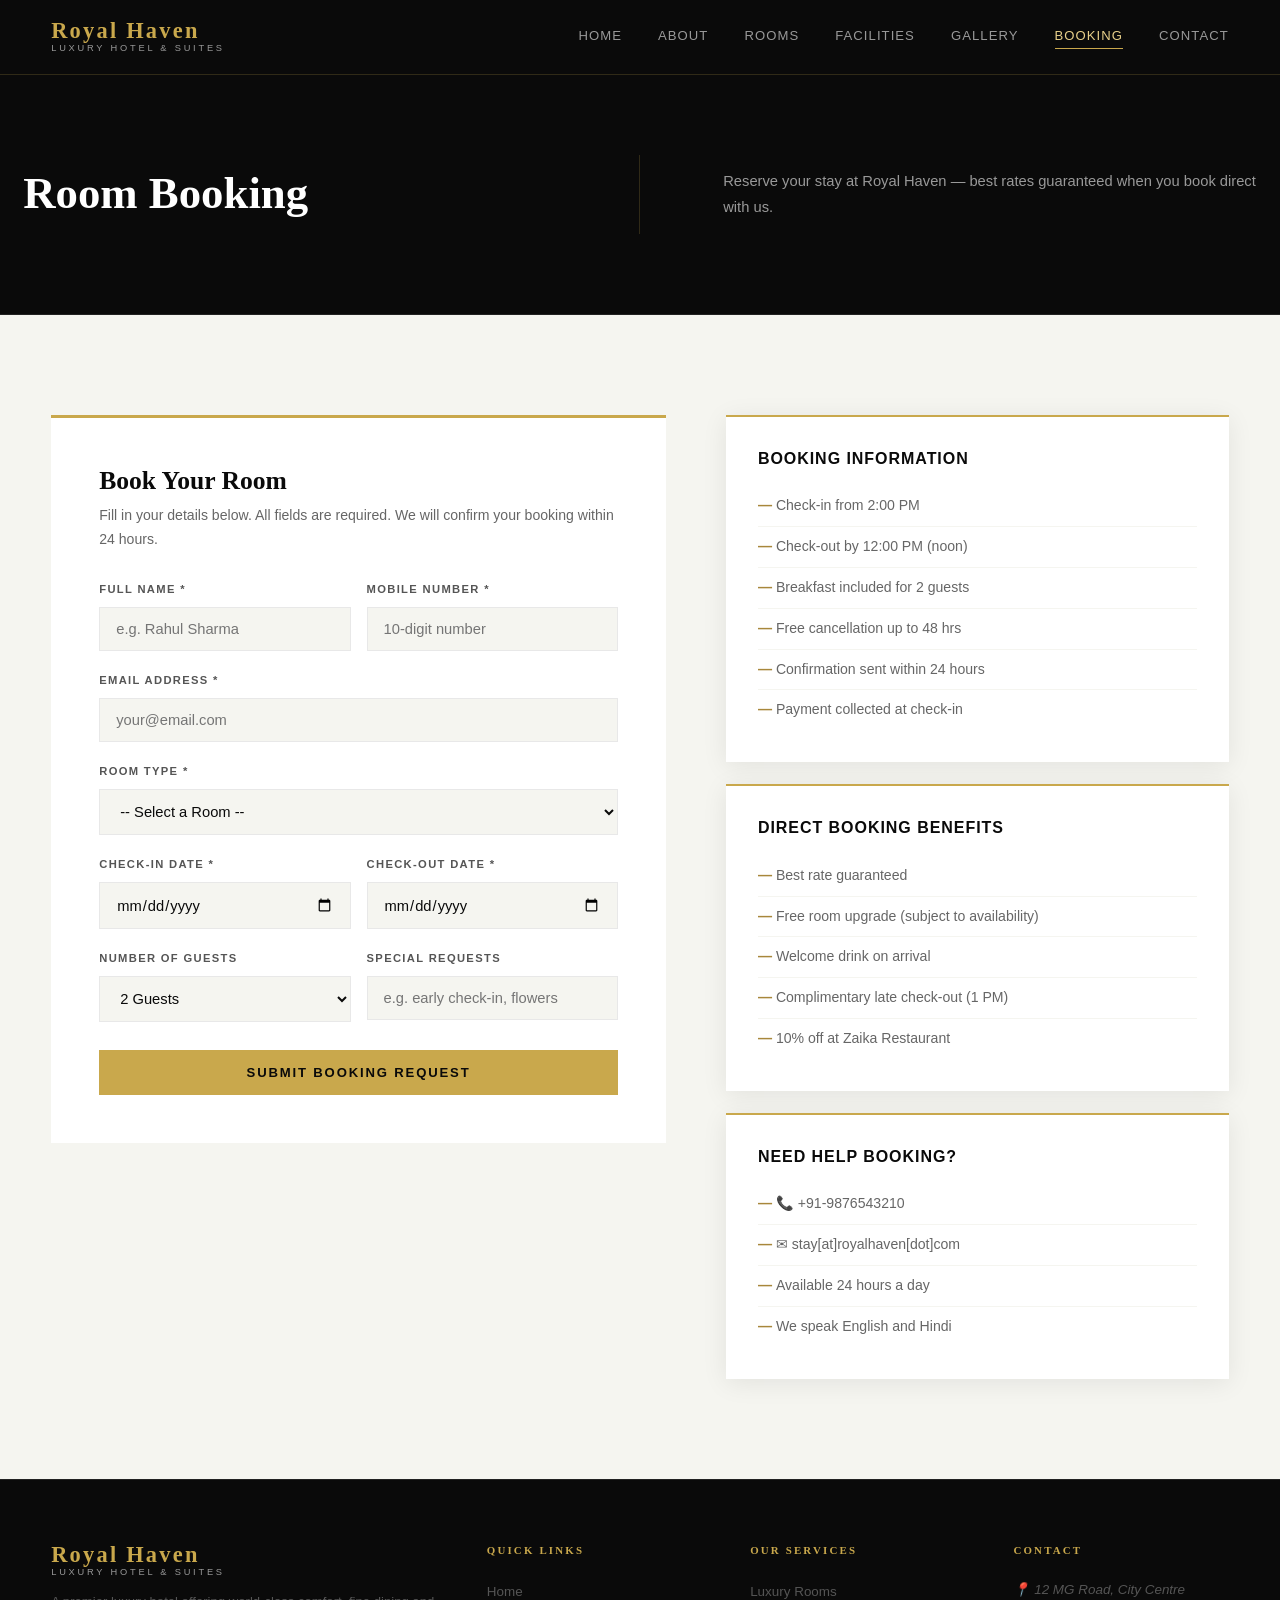
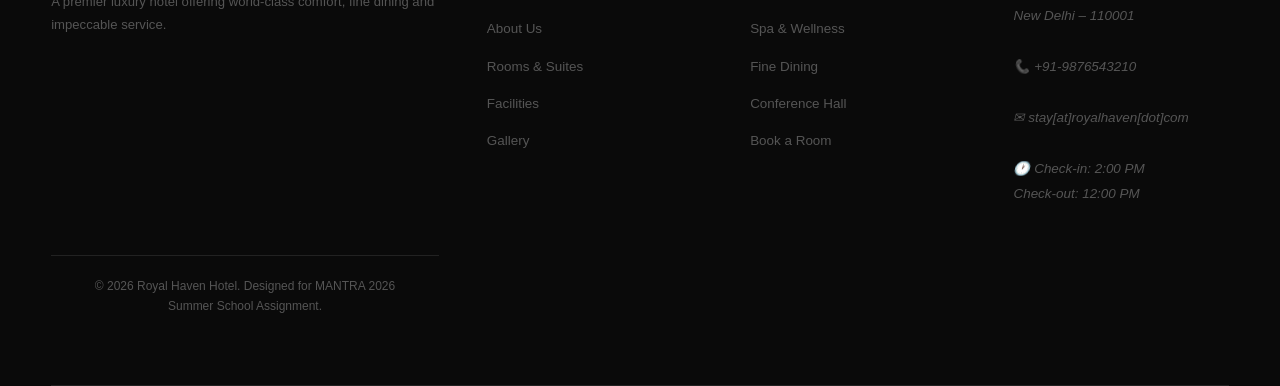
<file: booking.html>
<!DOCTYPE html>
<html lang="en">
<head>
  <meta charset="UTF-8">
  <meta name="viewport" content="width=device-width, initial-scale=1.0">
  <title>Book a Room | Royal Haven Hotel</title>
  <meta name="description" content="Book your luxury room at Royal Haven Hotel. Fill in the booking form with your details, preferred dates and room type for a confirmed reservation.">
  <meta name="keywords" content="hotel room booking, book a hotel room, Royal Haven Hotel reservation, online hotel booking">
  <!-- Open Graph -->
  <meta property="og:title" content="Book a Room | Royal Haven Hotel">
  <meta property="og:description" content="Book your luxury room at Royal Haven Hotel New Delhi. Best rates guaranteed when you book direct with us.">
  <meta property="og:url" content="https://royal-haven-hotel.netlify.app/booking.html">
  <meta property="og:type" content="website">
  <meta property="og:image" content="https://royal-haven-hotel.netlify.app/images/hero.svg">
  <meta property="og:site_name" content="Royal Haven Hotel">

  <!-- Twitter Cards -->
  <meta name="twitter:card" content="summary_large_image">
  <meta name="twitter:title" content="Book a Room | Royal Haven Hotel">
  <meta name="twitter:description" content="Reserve your luxury stay at Royal Haven Hotel, New Delhi. Best rates guaranteed.">
  <meta name="twitter:image" content="https://royal-haven-hotel.netlify.app/images/hero.svg">

  <!-- Schema: ReservationAction -->
  <script type="application/ld+json">
  {
    "@context": "https://schema.org",
    "@type": "LodgingReservation",
    "name": "Book a Room at Royal Haven Hotel",
    "url": "https://royal-haven-hotel.netlify.app/booking.html",
    "provider": {
      "@type": "Hotel",
      "name": "Royal Haven Hotel",
      "telephone": "+91-9876543210",
      "address": {
        "@type": "PostalAddress",
        "streetAddress": "12 MG Road, City Centre",
        "addressLocality": "New Delhi",
        "postalCode": "110001",
        "addressCountry": "IN"
      }
    }
  }
  </script>
  <link rel="stylesheet" href="style.css">
  <link rel="icon" type="image/svg+xml" href="favicon.svg">
  <link rel="canonical" href="https://royal-haven-hotel.netlify.app/booking.html">
</head>
<body>

<header class="site-header">
  <div class="container header-inner">
    <a class="logo" href="index.html">
      <span class="logo-name">Royal Haven</span>
      <span class="logo-tag">Luxury Hotel &amp; Suites</span>
    </a>
    <button class="menu-btn" id="menuBtn" aria-label="Open navigation menu">☰</button>
    <nav class="nav-links" id="navLinks" aria-label="Main navigation">
      <a href="index.html">Home</a>
      <a href="about.html">About</a>
      <a href="rooms.html">Rooms</a>
      <a href="facilities.html">Facilities</a>
      <a href="gallery.html">Gallery</a>
      <a href="booking.html">Booking</a>
      <a href="contact.html">Contact</a>
    </nav>
  </div>
</header>

<main>

  <section class="page-banner">
    <div class="page-banner-left">
      <div class="container">
        <h1>Room Booking</h1>
      </div>
    </div>
    <div class="page-banner-right">
      <div class="container">
        <p>Reserve your stay at Royal Haven — best rates guaranteed when you book direct with us.</p>
      </div>
    </div>
  </section>

  <section class="section">
    <div class="container">
      <div class="form-grid">
        <div class="form-box reveal">
          <h2>Book Your Room</h2>
          <p class="form-intro">Fill in your details below. All fields are required. We will confirm your booking within 24 hours.</p>
          <form id="bookingForm" novalidate>
            <div class="form-row">
              <div class="form-group">
                <label for="bName">Full Name *</label>
                <input type="text" id="bName" placeholder="e.g. Rahul Sharma" autocomplete="name">
              </div>
              <div class="form-group">
                <label for="bPhone">Mobile Number *</label>
                <input type="tel" id="bPhone" placeholder="10-digit number" autocomplete="tel">
              </div>
            </div>
            <div class="form-group">
              <label for="bEmail">Email Address *</label>
              <input type="email" id="bEmail" placeholder="your@email.com" autocomplete="email">
            </div>
            <div class="form-group">
              <label for="bRoom">Room Type *</label>
              <select id="bRoom">
                <option value="">-- Select a Room --</option>
                <option value="Deluxe Room">Deluxe Room – ₹4,999/night</option>
                <option value="Twin Room">Twin Room – ₹5,499/night</option>
                <option value="Premium Suite">Premium Suite – ₹8,499/night</option>
                <option value="Business Suite">Business Suite – ₹9,999/night</option>
                <option value="Family Suite">Family Suite – ₹11,999/night</option>
                <option value="Royal Penthouse">Royal Penthouse – ₹16,999/night</option>
              </select>
            </div>
            <div class="form-row">
              <div class="form-group">
                <label for="bCheckin">Check-in Date *</label>
                <input type="date" id="bCheckin">
              </div>
              <div class="form-group">
                <label for="bCheckout">Check-out Date *</label>
                <input type="date" id="bCheckout">
              </div>
            </div>
            <div class="form-row">
              <div class="form-group">
                <label for="bGuests">Number of Guests</label>
                <select id="bGuests">
                  <option value="1">1 Guest</option>
                  <option value="2" selected>2 Guests</option>
                  <option value="3">3 Guests</option>
                  <option value="4">4 Guests</option>
                </select>
              </div>
              <div class="form-group">
                <label for="bSpecial">Special Requests</label>
                <input type="text" id="bSpecial" placeholder="e.g. early check-in, flowers">
              </div>
            </div>
            <button class="btn btn-gold btn-full-margin" type="submit">Submit Booking Request</button>
            <div id="bookingResult" class="form-result"></div>
          </form>
        </div>
        <div class="reveal">
          <div class="info-box mb-22">
            <h3>Booking Information</h3>
            <ul>
              <li>Check-in from 2:00 PM</li>
              <li>Check-out by 12:00 PM (noon)</li>
              <li>Breakfast included for 2 guests</li>
              <li>Free cancellation up to 48 hrs</li>
              <li>Confirmation sent within 24 hours</li>
              <li>Payment collected at check-in</li>
            </ul>
          </div>
          <div class="info-box mb-22">
            <h3>Direct Booking Benefits</h3>
            <ul>
              <li>Best rate guaranteed</li>
              <li>Free room upgrade (subject to availability)</li>
              <li>Welcome drink on arrival</li>
              <li>Complimentary late check-out (1 PM)</li>
              <li>10% off at Zaika Restaurant</li>
            </ul>
          </div>
          <div class="info-box">
            <h3>Need Help Booking?</h3>
            <ul>
              <li>📞 +91-9876543210</li>
              <li>✉ stay[at]royalhaven[dot]com</li>
              <li>Available 24 hours a day</li>
              <li>We speak English and Hindi</li>
            </ul>
          </div>
        </div>
      </div>
    </div>
  </section>

</main>

<footer class="site-footer">
  <div class="container footer-grid">
    <div class="footer-brand"><div class="logo"><span class="logo-name">Royal Haven</span><span class="logo-tag">Luxury Hotel &amp; Suites</span></div><p>A premier luxury hotel offering world-class comfort, fine dining and impeccable service.</p></div>
    <div class="footer-col"><h4>Quick Links</h4><ul><li><a href="index.html">Home</a></li><li><a href="about.html">About Us</a></li><li><a href="rooms.html">Rooms &amp; Suites</a></li><li><a href="facilities.html">Facilities</a></li><li><a href="gallery.html">Gallery</a></li></ul></div>
    <div class="footer-col"><h4>Our Services</h4><ul><li><a href="rooms.html">Luxury Rooms</a></li><li><a href="facilities.html">Spa &amp; Wellness</a></li><li><a href="facilities.html">Fine Dining</a></li><li><a href="facilities.html">Conference Hall</a></li><li><a href="booking.html">Book a Room</a></li></ul></div>
    <div class="footer-col">
      <h4>Contact</h4>
        <address>
          <p>📍 12 MG Road, City Centre<br>New Delhi – 110001<br><br>
          📞 <a href="tel:+919876543210">+91-9876543210</a><br><br>
          ✉ stay[at]royalhaven[dot]com<br><br>
          🕐 Check-in: 2:00 PM<br>Check-out: 12:00 PM</p>
        </address>
  </div>
  <p class="copyright">© 2026 Royal Haven Hotel. Designed for MANTRA 2026 Summer School Assignment.</p>
</footer>

<script src="script.js"></script>
<script src="https://code.tidio.co/iykqtmklfo7pcl8dj7mkjxnhz64a8ynp.js" async></script>
</body>
</html>
</file>
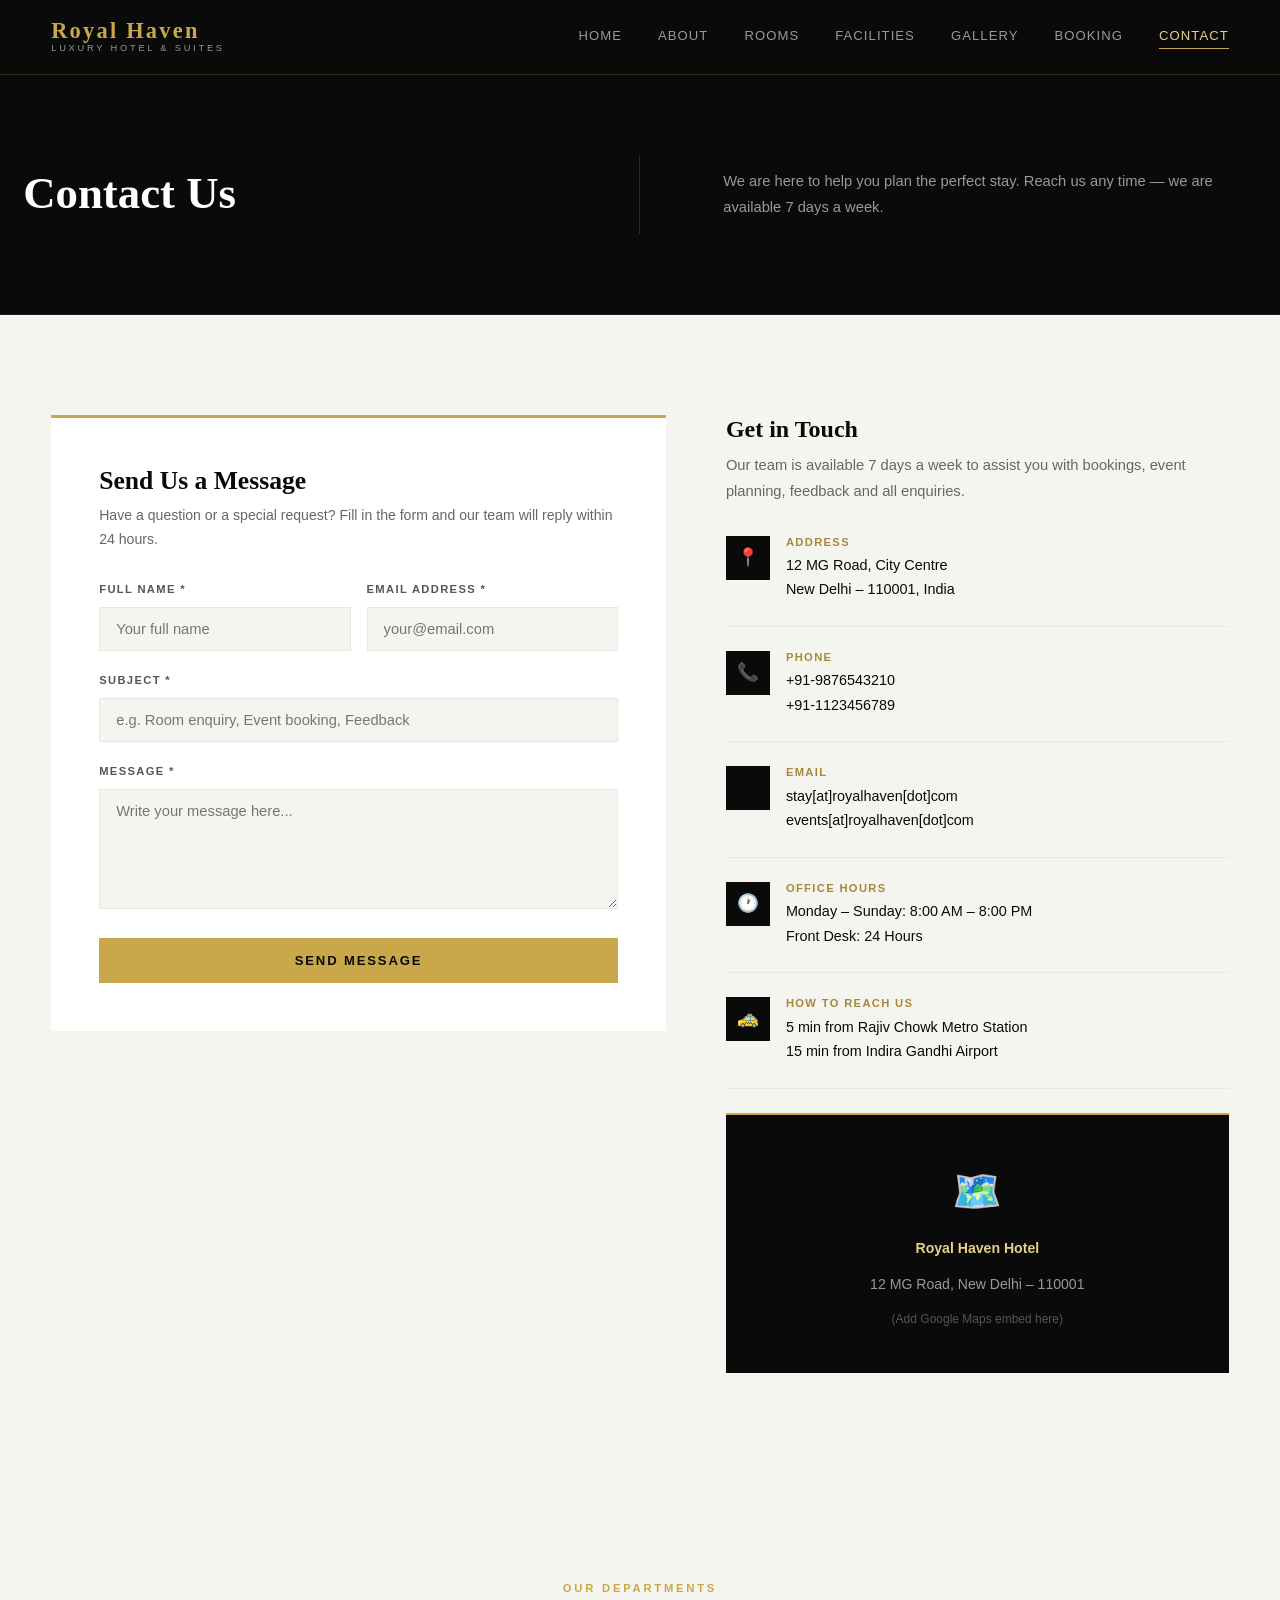
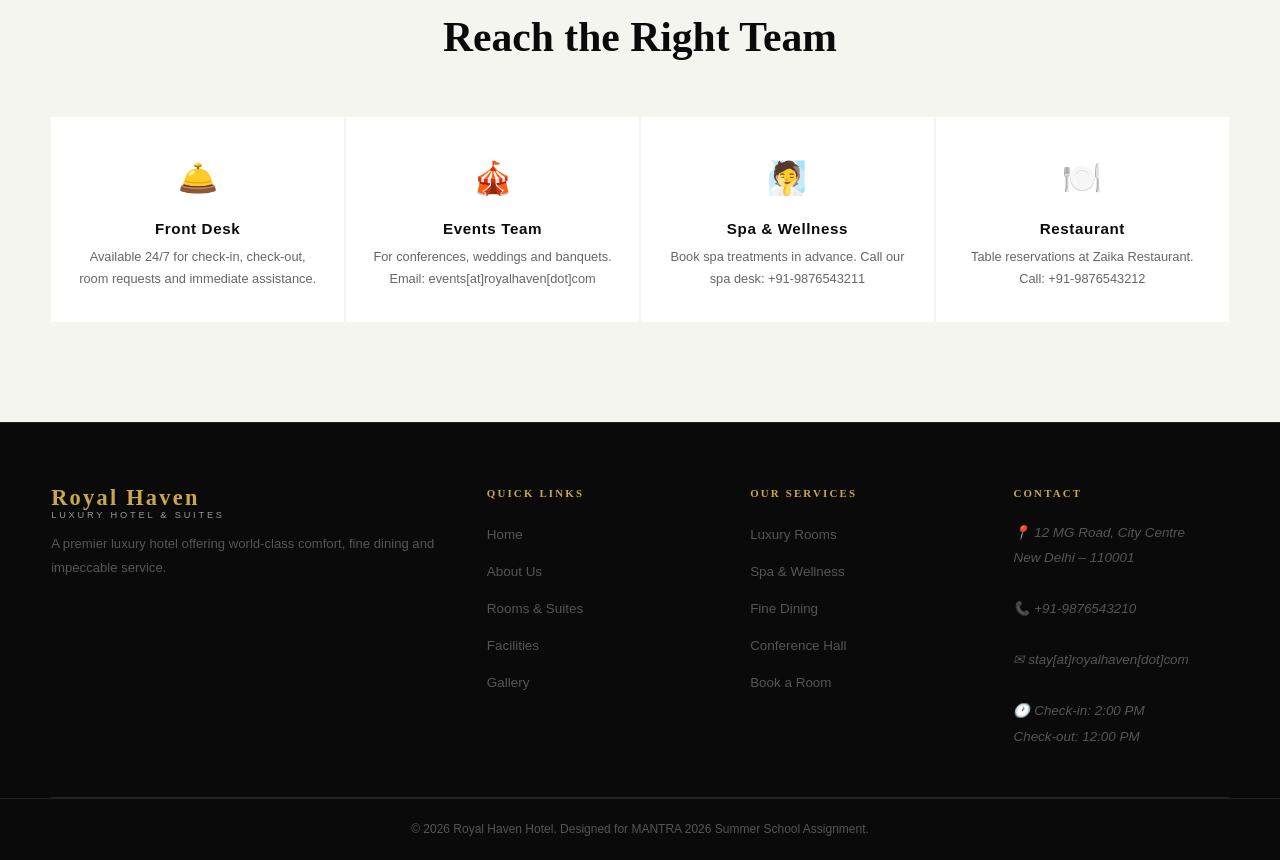
<file: contact.html>
<!DOCTYPE html>
<html lang="en">
<head>
  <meta charset="UTF-8">
  <meta name="viewport" content="width=device-width, initial-scale=1.0">
  <title>Contact Royal Haven Hotel | Location &amp; Enquiries</title>
  <meta name="description" content="Get in touch with Royal Haven Hotel for room enquiries, event bookings, feedback or general support. Find our address, phone number and email contact details.">
  <meta name="keywords" content="contact hotel, hotel address, hotel phone number, Royal Haven Hotel contact, hotel enquiry">
  <!-- Open Graph -->
  <meta property="og:title" content="Contact Royal Haven Hotel | Location &amp; Enquiries">
  <meta property="og:description" content="Get in touch with Royal Haven Hotel for room enquiries, event bookings and support. Find our address, phone and email.">
  <meta property="og:url" content="https://royal-haven-hotel.netlify.app/contact.html">
  <meta property="og:type" content="website">
  <meta property="og:image" content="https://royal-haven-hotel.netlify.app/images/hero.svg">
  <meta property="og:site_name" content="Royal Haven Hotel">

  <!-- Twitter Cards -->
  <meta name="twitter:card" content="summary_large_image">
  <meta name="twitter:title" content="Contact Royal Haven Hotel">
  <meta name="twitter:description" content="Reach Royal Haven Hotel at 12 MG Road, New Delhi. Call +91-9876543210.">
  <meta name="twitter:image" content="https://royal-haven-hotel.netlify.app/images/hero.svg">

  <!-- Schema: ContactPage + LocalBusiness -->
  <script type="application/ld+json">
  {
    "@context": "https://schema.org",
    "@type": "ContactPage",
    "name": "Contact Royal Haven Hotel",
    "url": "https://royal-haven-hotel.netlify.app/contact.html"
  }
  </script>

  <script type="application/ld+json">
  {
    "@context": "https://schema.org",
    "@type": "LocalBusiness",
    "name": "Royal Haven Hotel",
    "image": "https://royal-haven-hotel.netlify.app/images/hero.svg",
    "telephone": "+91-9876543210",
    "email": "stay@royalhaven.com",
    "url": "https://royal-haven-hotel.netlify.app",
    "address": {
      "@type": "PostalAddress",
      "streetAddress": "12 MG Road, City Centre",
      "addressLocality": "New Delhi",
      "addressRegion": "Delhi",
      "postalCode": "110001",
      "addressCountry": "IN"
    },
    "geo": {
      "@type": "GeoCoordinates",
      "latitude": "28.6139",
      "longitude": "77.2090"
    },
    "openingHours": "Mo-Su 00:00-23:59",
    "priceRange": "₹₹₹",
    "hasMap": "https://maps.google.com/?q=12+MG+Road+New+Delhi"
  }
  </script>
  <link rel="stylesheet" href="style.css">
  <link rel="icon" type="image/svg+xml" href="favicon.svg">
  <link rel="canonical" href="https://royal-haven-hotel.netlify.app/contact.html">
</head>
<body>

<header class="site-header">
  <div class="container header-inner">
    <a class="logo" href="index.html">
      <span class="logo-name">Royal Haven</span>
      <span class="logo-tag">Luxury Hotel &amp; Suites</span>
    </a>
    <button class="menu-btn" id="menuBtn" aria-label="Open navigation menu">☰</button>
    <nav class="nav-links" id="navLinks" aria-label="Main navigation">
      <a href="index.html">Home</a>
      <a href="about.html">About</a>
      <a href="rooms.html">Rooms</a>
      <a href="facilities.html">Facilities</a>
      <a href="gallery.html">Gallery</a>
      <a href="booking.html">Booking</a>
      <a href="contact.html">Contact</a>
    </nav>
  </div>
</header>

<main>

  <section class="page-banner">
    <div class="page-banner-left">
      <div class="container">
        <h1>Contact Us</h1>
      </div>
    </div>
    <div class="page-banner-right">
      <div class="container">
        <p>We are here to help you plan the perfect stay. Reach us any time — we are available 7 days a week.</p>
      </div>
    </div>
  </section>

  <section class="section">
    <div class="container">
      <div class="form-grid">
        <div class="form-box reveal">
          <h2>Send Us a Message</h2>
          <p class="form-intro">Have a question or a special request? Fill in the form and our team will reply within 24 hours.</p>
          <form id="contactForm" novalidate>
            <div class="form-row">
              <div class="form-group">
                <label for="cName">Full Name *</label>
                <input type="text" id="cName" placeholder="Your full name" autocomplete="name">
              </div>
              <div class="form-group">
                <label for="cEmail">Email Address *</label>
                <input type="email" id="cEmail" placeholder="your@email.com" autocomplete="email">
              </div>
            </div>
            <div class="form-group">
              <label for="cSubject">Subject *</label>
              <input type="text" id="cSubject" placeholder="e.g. Room enquiry, Event booking, Feedback">
            </div>
            <div class="form-group">
              <label for="cMessage">Message *</label>
              <textarea id="cMessage" placeholder="Write your message here..."></textarea>
            </div>
            <button class="btn btn-gold btn-full" type="submit">Send Message</button>
            <div id="contactResult" class="form-result"></div>
          </form>
        </div>
        <div class="contact-info reveal">
          <h3>Get in Touch</h3>
          <p>Our team is available 7 days a week to assist you with bookings, event planning, feedback and all enquiries.</p>
          <div class="info-item">
            <div class="info-icon">📍</div>
            <div class="info-text"><h4>Address</h4><p>12 MG Road, City Centre<br>New Delhi – 110001, India</p></div>
          </div>
          <div class="info-item">
            <div class="info-icon">📞</div>
            <div class="info-text"><h4>Phone</h4><p>+91-9876543210<br>+91-1123456789</p></div>
          </div>
          <div class="info-item">
            <div class="info-icon">✉</div>
            <div class="info-text"><h4>Email</h4><p>stay[at]royalhaven[dot]com<br>events[at]royalhaven[dot]com</p></div>
          </div>
          <div class="info-item">
            <div class="info-icon">🕐</div>
            <div class="info-text"><h4>Office Hours</h4><p>Monday – Sunday: 8:00 AM – 8:00 PM<br>Front Desk: 24 Hours</p></div>
          </div>
          <div class="info-item">
            <div class="info-icon">🚕</div>
            <div class="info-text"><h4>How to Reach Us</h4><p>5 min from Rajiv Chowk Metro Station<br>15 min from Indira Gandhi Airport</p></div>
          </div>
          <div class="map-placeholder" aria-label="Map showing Royal Haven Hotel location at 12 MG Road, New Delhi">
            <div class="map-icon">🗺️</div>
            <strong class="map-name">Royal Haven Hotel</strong>
            <span>12 MG Road, New Delhi – 110001</span>
            <span class="map-note">(Add Google Maps embed here)</span>
          </div>
        </div>
      </div>
    </div>
  </section>

  <section class="section section-warm">
    <div class="container">
      <div class="section-head center reveal">
        <span class="section-label">Our Departments</span>
        <h2 class="section-title">Reach the Right Team</h2>
      </div>
      <div class="facilities-grid">
        <div class="facility-card reveal"><div class="facility-icon">🛎️</div><h3>Front Desk</h3><p>Available 24/7 for check-in, check-out, room requests and immediate assistance.</p></div>
        <div class="facility-card reveal"><div class="facility-icon">🎪</div><h3>Events Team</h3><p>For conferences, weddings and banquets. Email: events[at]royalhaven[dot]com</p></div>
        <div class="facility-card reveal"><div class="facility-icon">🧖</div><h3>Spa &amp; Wellness</h3><p>Book spa treatments in advance. Call our spa desk: +91-9876543211</p></div>
        <div class="facility-card reveal"><div class="facility-icon">🍽️</div><h3>Restaurant</h3><p>Table reservations at Zaika Restaurant. Call: +91-9876543212</p></div>
      </div>
    </div>
  </section>

</main>

<footer class="site-footer">
  <div class="container footer-grid">
    <div class="footer-brand"><div class="logo"><span class="logo-name">Royal Haven</span><span class="logo-tag">Luxury Hotel &amp; Suites</span></div><p>A premier luxury hotel offering world-class comfort, fine dining and impeccable service.</p></div>
    <div class="footer-col"><h4>Quick Links</h4><ul><li><a href="index.html">Home</a></li><li><a href="about.html">About Us</a></li><li><a href="rooms.html">Rooms &amp; Suites</a></li><li><a href="facilities.html">Facilities</a></li><li><a href="gallery.html">Gallery</a></li></ul></div>
    <div class="footer-col"><h4>Our Services</h4><ul><li><a href="rooms.html">Luxury Rooms</a></li><li><a href="facilities.html">Spa &amp; Wellness</a></li><li><a href="facilities.html">Fine Dining</a></li><li><a href="facilities.html">Conference Hall</a></li><li><a href="booking.html">Book a Room</a></li></ul></div>
    <div class="footer-col">
      <h4>Contact</h4>
      <address>
        <p>📍 12 MG Road, City Centre<br>New Delhi – 110001<br><br>
        📞 <a href="tel:+919876543210">+91-9876543210</a><br><br>
        ✉ stay[at]royalhaven[dot]com<br><br>
        🕐 Check-in: 2:00 PM<br>Check-out: 12:00 PM</p>
      </address>
    </div>
  </div>
  <p class="copyright">© 2026 Royal Haven Hotel. Designed for MANTRA 2026 Summer School Assignment.</p>
</footer>

<script src="script.js"></script>
<script src="https://code.tidio.co/iykqtmklfo7pcl8dj7mkjxnhz64a8ynp.js" async></script>
</body>
</html>
</file>
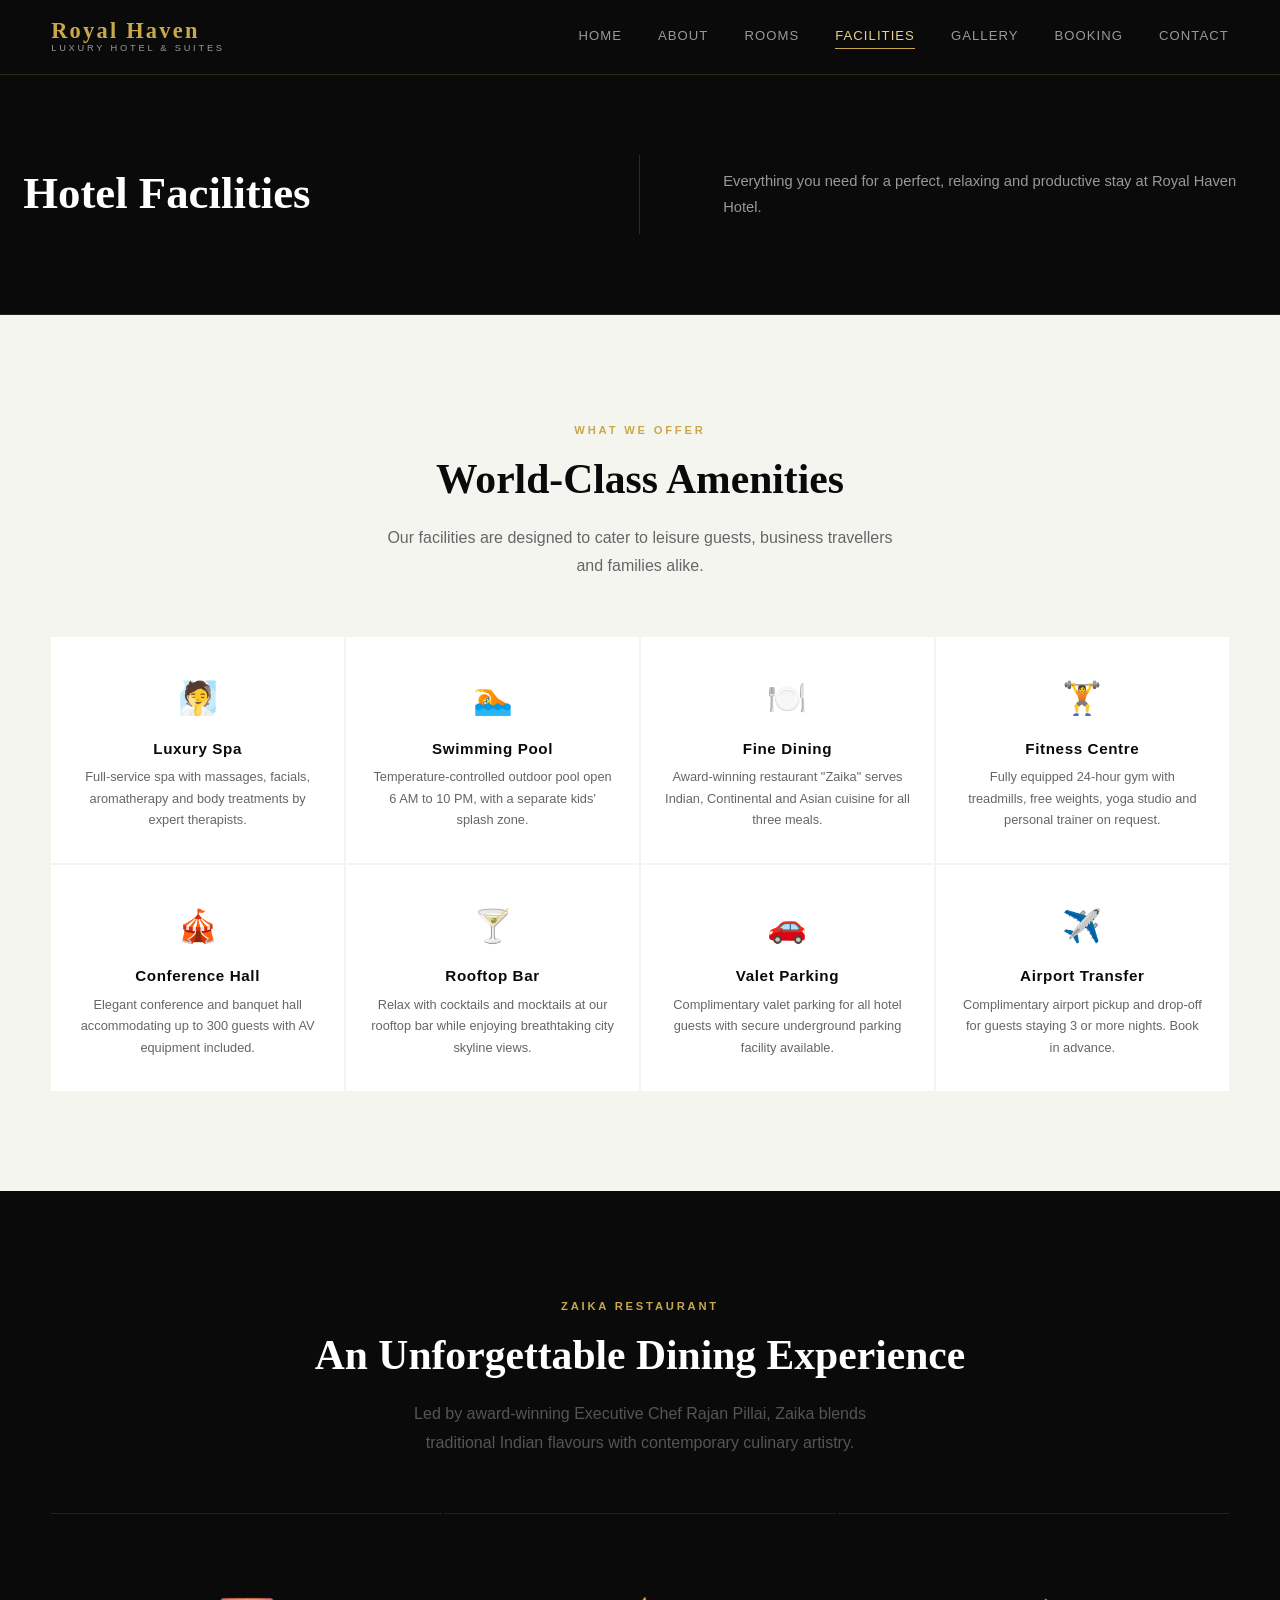
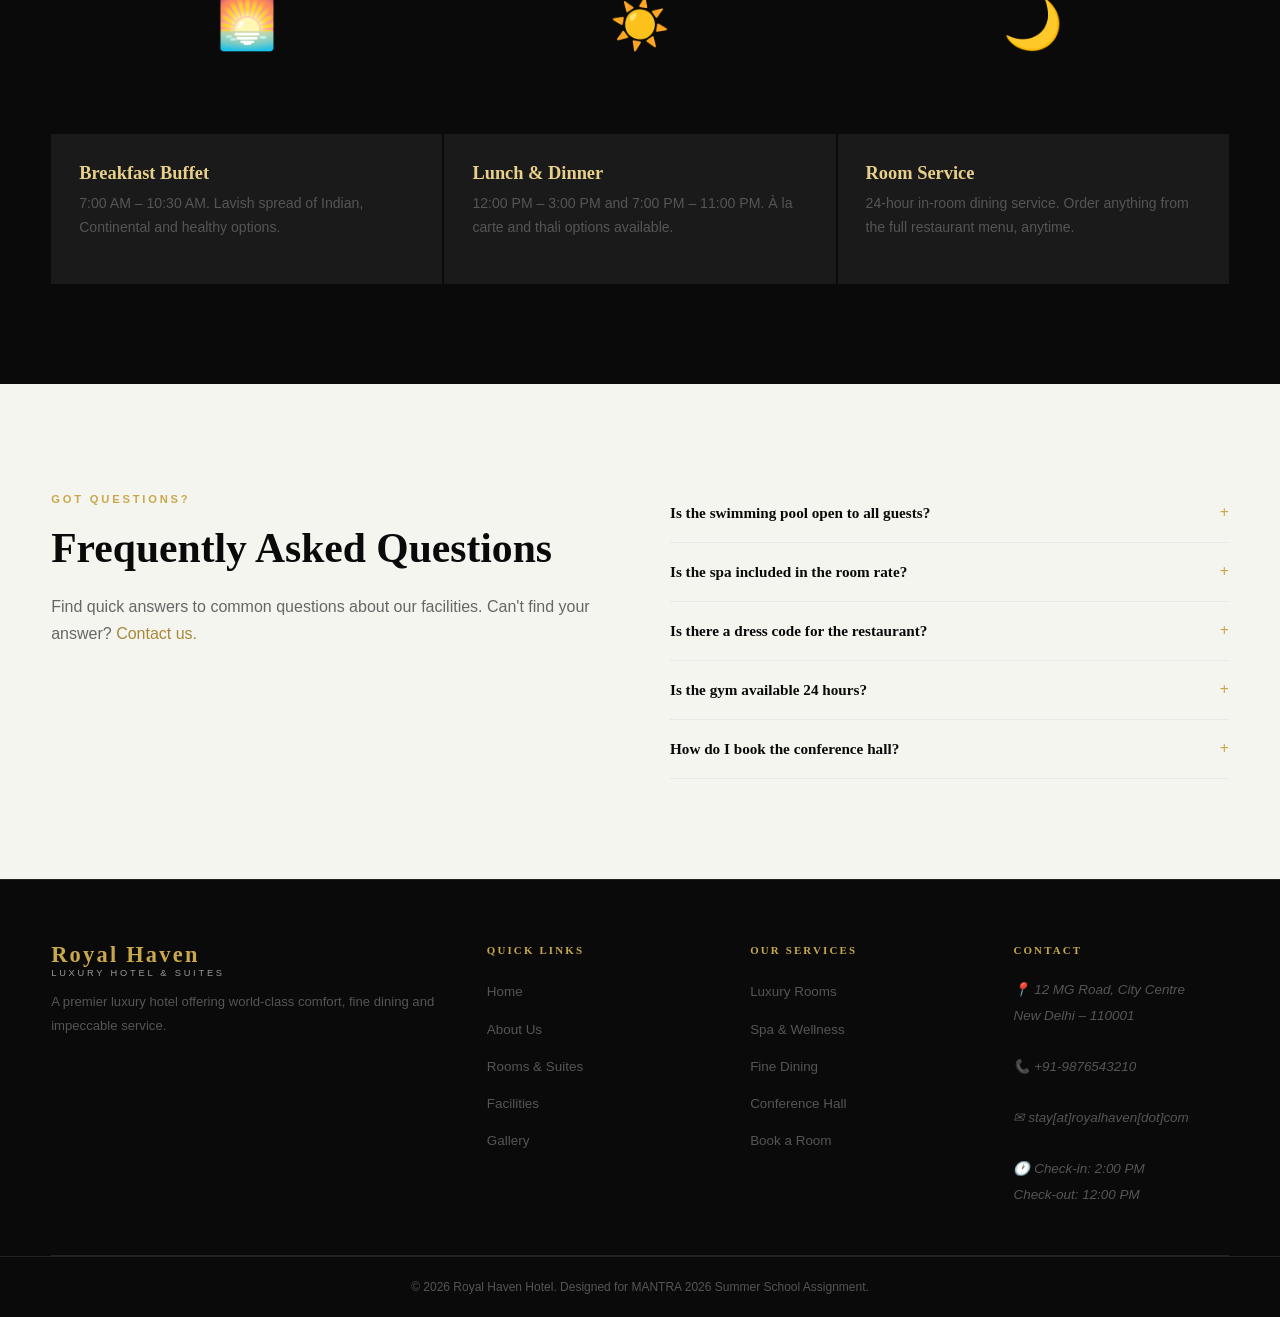
<file: facilities.html>
<!DOCTYPE html>
<html lang="en">
<head>
  <meta charset="UTF-8">
  <meta name="viewport" content="width=device-width, initial-scale=1.0">
  <title>Hotel Facilities | Royal Haven Hotel</title>
  <meta name="description" content="Discover world-class facilities at Royal Haven Hotel — spa, swimming pool, fine dining restaurant, fitness centre, conference hall and more.">
  <meta name="keywords" content="hotel facilities, hotel spa, hotel pool, fine dining, conference hall, fitness centre, Royal Haven Hotel">
  <!-- Open Graph -->
  <meta property="og:title" content="Hotel Facilities | Royal Haven Hotel">
  <meta property="og:description" content="Discover world-class facilities at Royal Haven Hotel — spa, pool, fine dining, fitness centre and conference hall in New Delhi.">
  <meta property="og:url" content="https://royal-haven-hotel.netlify.app/facilities.html">
  <meta property="og:type" content="website">
  <meta property="og:image" content="https://royal-haven-hotel.netlify.app/images/hero.svg">
  <meta property="og:site_name" content="Royal Haven Hotel">

  <!-- Twitter Cards -->
  <meta name="twitter:card" content="summary_large_image">
  <meta name="twitter:title" content="Hotel Facilities | Royal Haven Hotel">
  <meta name="twitter:description" content="World-class spa, pool, dining and conference facilities at Royal Haven Hotel, New Delhi.">
  <meta name="twitter:image" content="https://royal-haven-hotel.netlify.app/images/hero.svg">

  <!-- Schema: FAQPage -->
  <script type="application/ld+json">
  {
    "@context": "https://schema.org",
    "@type": "FAQPage",
    "mainEntity": [
      {
        "@type": "Question",
        "name": "Is the swimming pool open to all guests?",
        "acceptedAnswer": {
          "@type": "Answer",
          "text": "Yes, the swimming pool is open to all hotel guests at no extra charge. Timings are 6:00 AM to 10:00 PM daily. Towels are provided at the pool."
        }
      },
      {
        "@type": "Question",
        "name": "Is the spa included in the room rate?",
        "acceptedAnswer": {
          "@type": "Answer",
          "text": "Spa treatments are charged separately. However, Premium Suite and Penthouse guests receive one complimentary 45-minute massage per stay."
        }
      },
      {
        "@type": "Question",
        "name": "Is there a dress code for the restaurant?",
        "acceptedAnswer": {
          "@type": "Answer",
          "text": "Smart casual attire is recommended for dinner at Zaika. Swimwear is not permitted in the restaurant. The rooftop bar has a smart casual policy after 7 PM."
        }
      },
      {
        "@type": "Question",
        "name": "Is the gym available 24 hours?",
        "acceptedAnswer": {
          "@type": "Answer",
          "text": "Yes, our fitness centre is open 24 hours for all guests. A personal trainer can be booked from 6 AM to 9 PM with prior appointment."
        }
      },
      {
        "@type": "Question",
        "name": "How do I book the conference hall?",
        "acceptedAnswer": {
          "@type": "Answer",
          "text": "Conference hall bookings can be made by contacting our events team or calling our front desk. We recommend booking at least 7 days in advance."
        }
      }
    ]
  }
  </script>
  <link rel="stylesheet" href="style.css">
  <link rel="icon" type="image/svg+xml" href="favicon.svg">
  <link rel="canonical" href="https://royal-haven-hotel.netlify.app/facilities.html">
</head>
<body>

<header class="site-header">
  <div class="container header-inner">
    <a class="logo" href="index.html">
      <span class="logo-name">Royal Haven</span>
      <span class="logo-tag">Luxury Hotel &amp; Suites</span>
    </a>
    <button class="menu-btn" id="menuBtn" aria-label="Open navigation menu">☰</button>
    <nav class="nav-links" id="navLinks" aria-label="Main navigation">
      <a href="index.html">Home</a>
      <a href="about.html">About</a>
      <a href="rooms.html">Rooms</a>
      <a href="facilities.html">Facilities</a>
      <a href="gallery.html">Gallery</a>
      <a href="booking.html">Booking</a>
      <a href="contact.html">Contact</a>
    </nav>
  </div>
</header>

<main>

  <section class="page-banner">
    <div class="page-banner-left">
      <div class="container">
        <h1>Hotel Facilities</h1>
      </div>
    </div>
    <div class="page-banner-right">
      <div class="container">
        <p>Everything you need for a perfect, relaxing and productive stay at Royal Haven Hotel.</p>
      </div>
    </div>
  </section>

  <section class="section">
    <div class="container">
      <div class="section-head center reveal">
        <span class="section-label">What We Offer</span>
        <h2 class="section-title">World-Class Amenities</h2>
        <p class="section-sub">Our facilities are designed to cater to leisure guests, business travellers and families alike.</p>
      </div>
      <div class="facilities-grid">
        <div class="facility-card reveal"><div class="facility-icon">🧖</div><h3>Luxury Spa</h3><p>Full-service spa with massages, facials, aromatherapy and body treatments by expert therapists.</p></div>
        <div class="facility-card reveal"><div class="facility-icon">🏊</div><h3>Swimming Pool</h3><p>Temperature-controlled outdoor pool open 6 AM to 10 PM, with a separate kids' splash zone.</p></div>
        <div class="facility-card reveal"><div class="facility-icon">🍽️</div><h3>Fine Dining</h3><p>Award-winning restaurant "Zaika" serves Indian, Continental and Asian cuisine for all three meals.</p></div>
        <div class="facility-card reveal"><div class="facility-icon">🏋️</div><h3>Fitness Centre</h3><p>Fully equipped 24-hour gym with treadmills, free weights, yoga studio and personal trainer on request.</p></div>
        <div class="facility-card reveal"><div class="facility-icon">🎪</div><h3>Conference Hall</h3><p>Elegant conference and banquet hall accommodating up to 300 guests with AV equipment included.</p></div>
        <div class="facility-card reveal"><div class="facility-icon">🍸</div><h3>Rooftop Bar</h3><p>Relax with cocktails and mocktails at our rooftop bar while enjoying breathtaking city skyline views.</p></div>
        <div class="facility-card reveal"><div class="facility-icon">🚗</div><h3>Valet Parking</h3><p>Complimentary valet parking for all hotel guests with secure underground parking facility available.</p></div>
        <div class="facility-card reveal"><div class="facility-icon">✈️</div><h3>Airport Transfer</h3><p>Complimentary airport pickup and drop-off for guests staying 3 or more nights. Book in advance.</p></div>
      </div>
    </div>
  </section>

  <section class="section section-dark-bg">
    <div class="container">
      <div class="section-head center reveal">
        <span class="section-label gold-text">Zaika Restaurant</span>
        <h2 class="section-title white-text">An Unforgettable Dining Experience</h2>
        <p class="section-sub dark-bg-sub">Led by award-winning Executive Chef Rajan Pillai, Zaika blends traditional Indian flavours with contemporary culinary artistry.</p>
      </div>
      <div class="cards-grid">
        <div class="card dining-card reveal">
          <div class="card-img dining-card-img">🌅</div>
          <div class="card-body"><h3>Breakfast Buffet</h3><p>7:00 AM – 10:30 AM. Lavish spread of Indian, Continental and healthy options.</p></div>
        </div>
        <div class="card dining-card reveal">
          <div class="card-img dining-card-img">☀️</div>
          <div class="card-body"><h3>Lunch &amp; Dinner</h3><p>12:00 PM – 3:00 PM and 7:00 PM – 11:00 PM. À la carte and thali options available.</p></div>
        </div>
        <div class="card dining-card reveal">
          <div class="card-img dining-card-img">🌙</div>
          <div class="card-body"><h3>Room Service</h3><p>24-hour in-room dining service. Order anything from the full restaurant menu, anytime.</p></div>
        </div>
      </div>
    </div>
  </section>

  <section class="section section-warm">
    <div class="container">
      <div class="two-col gap-60">
        <div class="reveal-left">
          <span class="section-label">Got Questions?</span>
          <h2 class="section-title">Frequently Asked Questions</h2>
          <p class="faq-intro">Find quick answers to common questions about our facilities. Can't find your answer? <a href="contact.html">Contact us.</a></p>
        </div>
        <div class="reveal-right">
          <div class="faq-item">
            <button class="faq-question">Is the swimming pool open to all guests? <span class="faq-icon">+</span></button>
            <div class="faq-answer">Yes, the swimming pool is open to all hotel guests at no extra charge. Timings are 6:00 AM to 10:00 PM daily. Towels are provided at the pool.</div>
          </div>
          <div class="faq-item">
            <button class="faq-question">Is the spa included in the room rate? <span class="faq-icon">+</span></button>
            <div class="faq-answer">Spa treatments are charged separately. However, Premium Suite and Penthouse guests receive one complimentary 45-minute massage per stay.</div>
          </div>
          <div class="faq-item">
            <button class="faq-question">Is there a dress code for the restaurant? <span class="faq-icon">+</span></button>
            <div class="faq-answer">Smart casual attire is recommended for dinner at Zaika. Swimwear is not permitted in the restaurant. The rooftop bar has a smart casual policy after 7 PM.</div>
          </div>
          <div class="faq-item">
            <button class="faq-question">Is the gym available 24 hours? <span class="faq-icon">+</span></button>
            <div class="faq-answer">Yes, our fitness centre is open 24 hours for all guests. A personal trainer can be booked from 6 AM to 9 PM with prior appointment.</div>
          </div>
          <div class="faq-item">
            <button class="faq-question">How do I book the conference hall? <span class="faq-icon">+</span></button>
            <div class="faq-answer">Conference hall bookings can be made by contacting our events team or calling our front desk. We recommend booking at least 7 days in advance.</div>
          </div>
        </div>
      </div>
    </div>
  </section>

</main>

<footer class="site-footer">
  <div class="container footer-grid">
    <div class="footer-brand">
      <div class="logo"><span class="logo-name">Royal Haven</span><span class="logo-tag">Luxury Hotel &amp; Suites</span></div>
      <p>A premier luxury hotel offering world-class comfort, fine dining and impeccable service.</p>
    </div>
    <div class="footer-col"><h4>Quick Links</h4><ul><li><a href="index.html">Home</a></li><li><a href="about.html">About Us</a></li><li><a href="rooms.html">Rooms &amp; Suites</a></li><li><a href="facilities.html">Facilities</a></li><li><a href="gallery.html">Gallery</a></li></ul></div>
    <div class="footer-col"><h4>Our Services</h4><ul><li><a href="rooms.html">Luxury Rooms</a></li><li><a href="facilities.html">Spa &amp; Wellness</a></li><li><a href="facilities.html">Fine Dining</a></li><li><a href="facilities.html">Conference Hall</a></li><li><a href="booking.html">Book a Room</a></li></ul></div>
    <div class="footer-col">
      <h4>Contact</h4>
      <address>
        <p>📍 12 MG Road, City Centre<br>New Delhi – 110001<br><br>
        📞 <a href="tel:+919876543210">+91-9876543210</a><br><br>
        ✉ stay[at]royalhaven[dot]com<br><br>
        🕐 Check-in: 2:00 PM<br>Check-out: 12:00 PM</p>
      </address>
    </div>
  </div>
  <p class="copyright">© 2026 Royal Haven Hotel. Designed for MANTRA 2026 Summer School Assignment.</p>
</footer>

<script src="script.js"></script>
<script src="https://code.tidio.co/iykqtmklfo7pcl8dj7mkjxnhz64a8ynp.js" async></script>
</body>
</html>
</file>
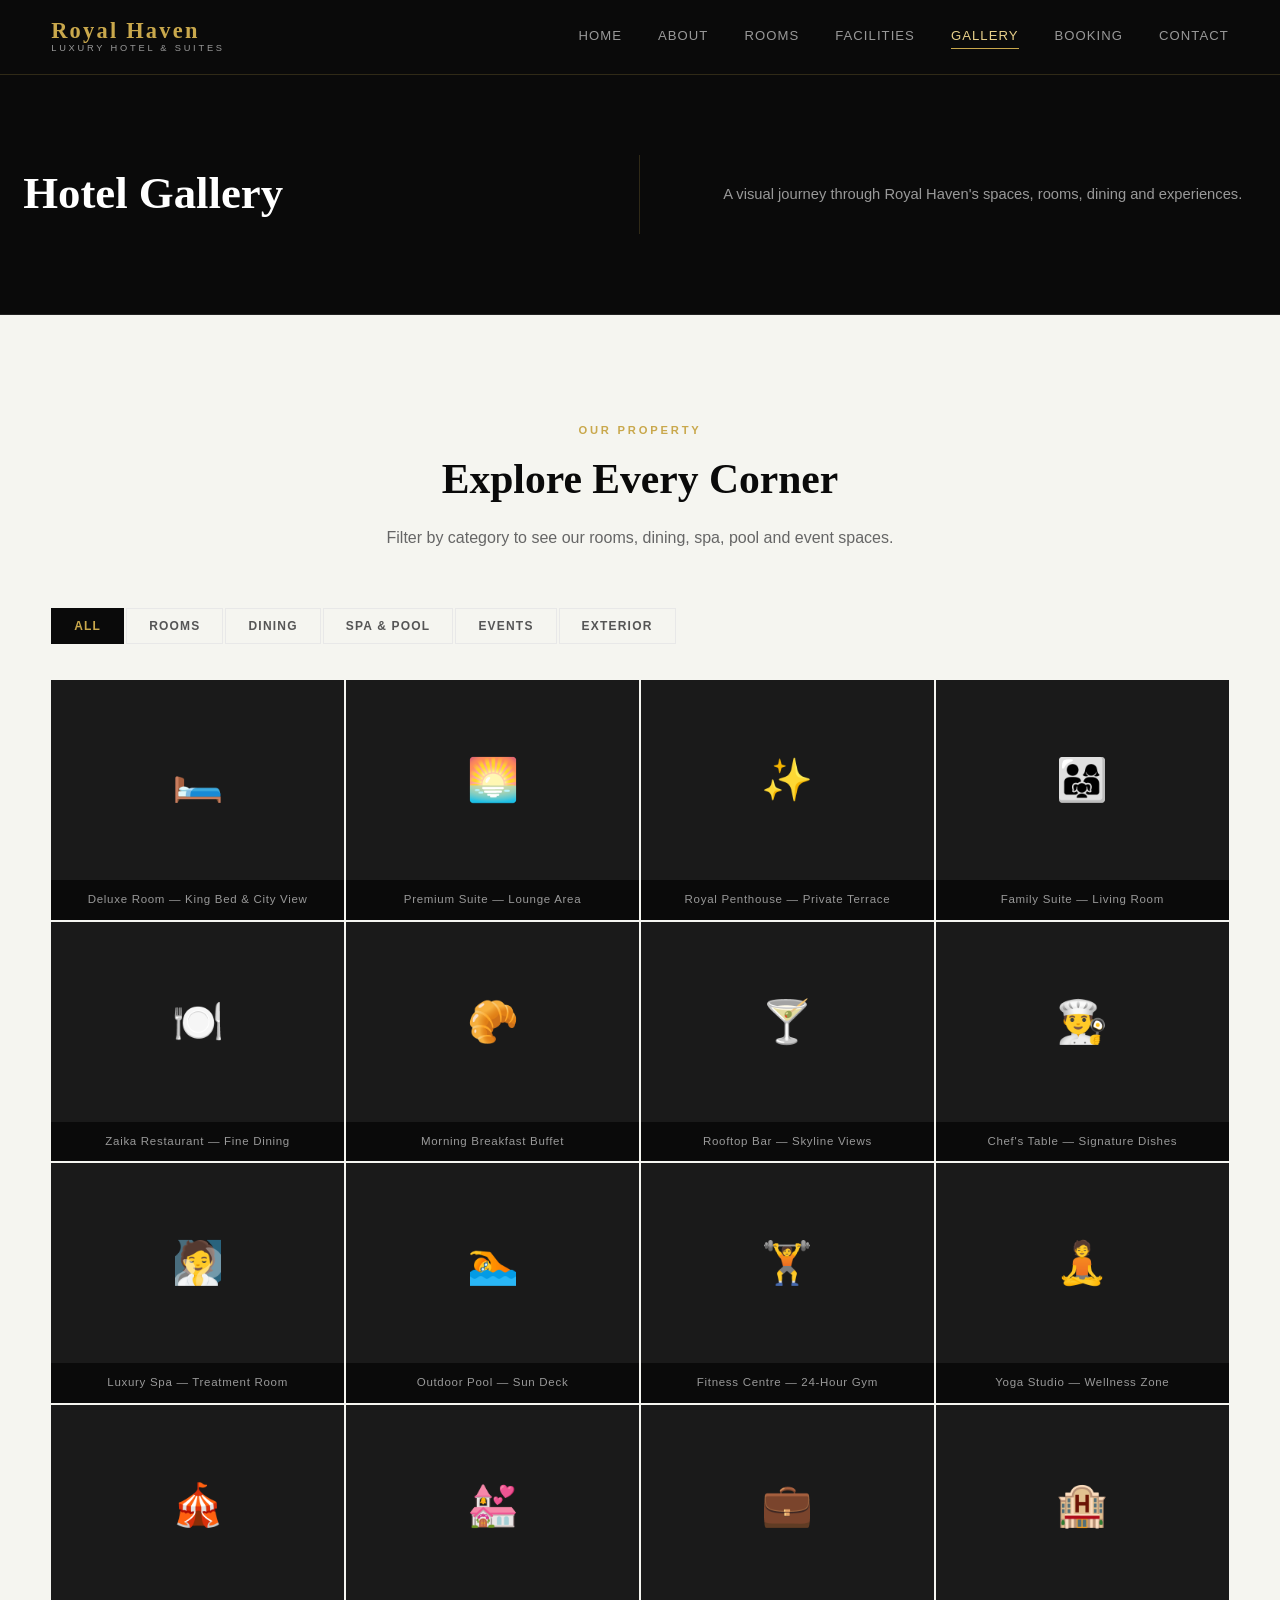
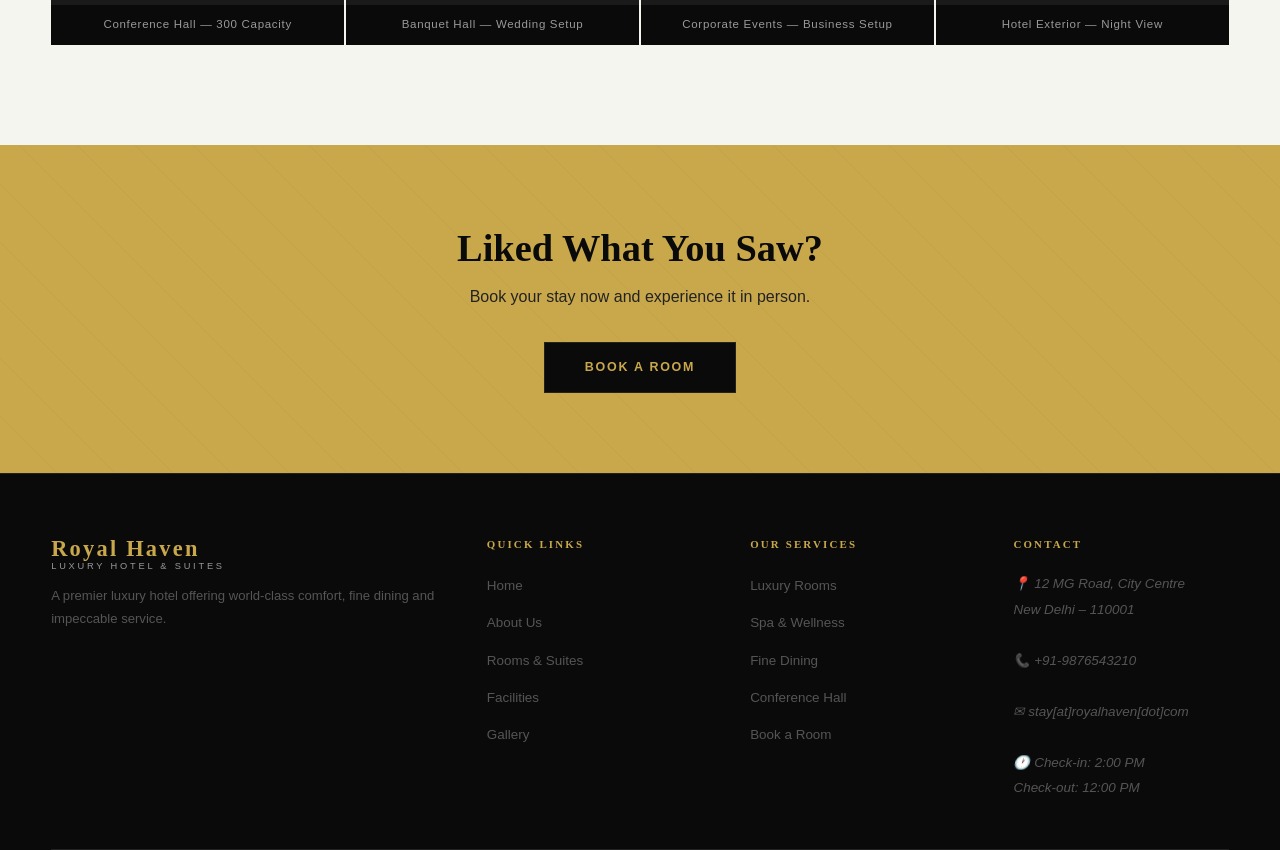
<file: gallery.html>
<!DOCTYPE html>
<html lang="en">
<head>
  <meta charset="UTF-8">
  <meta name="viewport" content="width=device-width, initial-scale=1.0">
  <title>Hotel Gallery | Royal Haven Hotel</title>
  <meta name="description" content="Browse Royal Haven Hotel's gallery — rooms, dining, spa, pool, banquet hall and more. Get a visual tour of our luxury property before you book.">
  <meta name="keywords" content="hotel gallery, hotel photos, Royal Haven Hotel images, luxury hotel pictures, room photos">
  <!-- Open Graph -->
  <meta property="og:title" content="Hotel Gallery | Royal Haven Hotel">
  <meta property="og:description" content="Browse Royal Haven Hotel's gallery — rooms, dining, spa, pool and events. Get a visual tour before you book.">
  <meta property="og:url" content="https://royal-haven-hotel.netlify.app/gallery.html">
  <meta property="og:type" content="website">
  <meta property="og:image" content="https://royal-haven-hotel.netlify.app/images/hero.svg">
  <meta property="og:site_name" content="Royal Haven Hotel">

  <!-- Twitter Cards -->
  <meta name="twitter:card" content="summary_large_image">
  <meta name="twitter:title" content="Hotel Gallery | Royal Haven Hotel">
  <meta name="twitter:description" content="Visual tour of Royal Haven Hotel — rooms, spa, dining and events in New Delhi.">
  <meta name="twitter:image" content="https://royal-haven-hotel.netlify.app/images/hero.svg">

  <!-- Schema: ImageGallery -->
  <script type="application/ld+json">
  {
    "@context": "https://schema.org",
    "@type": "ImageGallery",
    "name": "Royal Haven Hotel Photo Gallery",
    "url": "https://royal-haven-hotel.netlify.app/gallery.html",
    "description": "Photos of Royal Haven Hotel rooms, dining, spa, pool and event spaces in New Delhi."
  }
  </script>
  <link rel="stylesheet" href="style.css">
  <link rel="icon" type="image/svg+xml" href="favicon.svg">
  <link rel="canonical" href="https://royal-haven-hotel.netlify.app/gallery.html">
</head>
<body>

<header class="site-header">
  <div class="container header-inner">
    <a class="logo" href="index.html">
      <span class="logo-name">Royal Haven</span>
      <span class="logo-tag">Luxury Hotel &amp; Suites</span>
    </a>
    <button class="menu-btn" id="menuBtn" aria-label="Open navigation menu">☰</button>
    <nav class="nav-links" id="navLinks" aria-label="Main navigation">
      <a href="index.html">Home</a>
      <a href="about.html">About</a>
      <a href="rooms.html">Rooms</a>
      <a href="facilities.html">Facilities</a>
      <a href="gallery.html">Gallery</a>
      <a href="booking.html">Booking</a>
      <a href="contact.html">Contact</a>
    </nav>
  </div>
</header>

<main>

  <section class="page-banner">
    <div class="page-banner-left">
      <div class="container">
        <h1>Hotel Gallery</h1>
      </div>
    </div>
    <div class="page-banner-right">
      <div class="container">
        <p>A visual journey through Royal Haven's spaces, rooms, dining and experiences.</p>
      </div>
    </div>
  </section>

  <section class="section">
    <div class="container">
      <div class="section-head center reveal">
        <span class="section-label">Our Property</span>
        <h2 class="section-title">Explore Every Corner</h2>
        <p class="section-sub">Filter by category to see our rooms, dining, spa, pool and event spaces.</p>
      </div>
      <div class="filter-bar">
        <button class="filter-btn active" data-cat="all" onclick="filterGallery('all')">All</button>
        <button class="filter-btn" data-cat="rooms" onclick="filterGallery('rooms')">Rooms</button>
        <button class="filter-btn" data-cat="dining" onclick="filterGallery('dining')">Dining</button>
        <button class="filter-btn" data-cat="spa" onclick="filterGallery('spa')">Spa &amp; Pool</button>
        <button class="filter-btn" data-cat="events" onclick="filterGallery('events')">Events</button>
        <button class="filter-btn" data-cat="exterior" onclick="filterGallery('exterior')">Exterior</button>
      </div>
      <div class="gallery-grid">
        <div class="gallery-item" data-cat="rooms"><div class="gal-img" alt="Deluxe Room at Royal Haven Hotel with king bed and city view">🛏️</div><div class="gal-caption">Deluxe Room — King Bed &amp; City View</div></div>
        <div class="gallery-item" data-cat="rooms"><div class="gal-img" alt="Premium Suite lounge area with elegant furnishings">🌅</div><div class="gal-caption">Premium Suite — Lounge Area</div></div>
        <div class="gallery-item" data-cat="rooms"><div class="gal-img" alt="Royal Penthouse terrace with panoramic city views">✨</div><div class="gal-caption">Royal Penthouse — Private Terrace</div></div>
        <div class="gallery-item" data-cat="rooms"><div class="gal-img" alt="Family Suite with cosy living room and children area">👨‍👩‍👧</div><div class="gal-caption">Family Suite — Living Room</div></div>
        <div class="gallery-item" data-cat="dining"><div class="gal-img" alt="Zaika fine dining restaurant with elegant table settings">🍽️</div><div class="gal-caption">Zaika Restaurant — Fine Dining</div></div>
        <div class="gallery-item" data-cat="dining"><div class="gal-img" alt="Lavish breakfast buffet spread at Royal Haven Hotel">🥐</div><div class="gal-caption">Morning Breakfast Buffet</div></div>
        <div class="gallery-item" data-cat="dining"><div class="gal-img" alt="Rooftop bar with cocktails and city skyline view at night">🍸</div><div class="gal-caption">Rooftop Bar — Skyline Views</div></div>
        <div class="gallery-item" data-cat="dining"><div class="gal-img" alt="Chef Rajan Pillai preparing signature dish in hotel kitchen">👨‍🍳</div><div class="gal-caption">Chef's Table — Signature Dishes</div></div>
        <div class="gallery-item" data-cat="spa"><div class="gal-img" alt="Luxury spa treatment room with soft lighting and aromatherapy">🧖</div><div class="gal-caption">Luxury Spa — Treatment Room</div></div>
        <div class="gallery-item" data-cat="spa"><div class="gal-img" alt="Outdoor swimming pool with sun loungers at Royal Haven Hotel">🏊</div><div class="gal-caption">Outdoor Pool — Sun Deck</div></div>
        <div class="gallery-item" data-cat="spa"><div class="gal-img" alt="Fitness centre with modern gym equipment at Royal Haven Hotel">🏋️</div><div class="gal-caption">Fitness Centre — 24-Hour Gym</div></div>
        <div class="gallery-item" data-cat="spa"><div class="gal-img" alt="Yoga studio with natural light and wooden flooring">🧘</div><div class="gal-caption">Yoga Studio — Wellness Zone</div></div>
        <div class="gallery-item" data-cat="events"><div class="gal-img" alt="Grand conference hall at Royal Haven Hotel with stage and seating">🎪</div><div class="gal-caption">Conference Hall — 300 Capacity</div></div>
        <div class="gallery-item" data-cat="events"><div class="gal-img" alt="Elegant wedding banquet setup at Royal Haven Hotel">💒</div><div class="gal-caption">Banquet Hall — Wedding Setup</div></div>
        <div class="gallery-item" data-cat="events"><div class="gal-img" alt="Corporate event setup with projector and round tables">💼</div><div class="gal-caption">Corporate Events — Business Setup</div></div>
        <div class="gallery-item" data-cat="exterior"><div class="gal-img" alt="Royal Haven Hotel exterior facade at night with golden lighting">🏨</div><div class="gal-caption">Hotel Exterior — Night View</div></div>
      </div>
    </div>
  </section>

  <section class="cta-section">
    <div class="container">
      <h2>Liked What You Saw?</h2>
      <p>Book your stay now and experience it in person.</p>
      <a class="btn btn-dark" href="booking.html">Book a Room</a>
    </div>
  </section>

</main>

<footer class="site-footer">
  <div class="container footer-grid">
    <div class="footer-brand"><div class="logo"><span class="logo-name">Royal Haven</span><span class="logo-tag">Luxury Hotel &amp; Suites</span></div><p>A premier luxury hotel offering world-class comfort, fine dining and impeccable service.</p></div>
    <div class="footer-col"><h4>Quick Links</h4><ul><li><a href="index.html">Home</a></li><li><a href="about.html">About Us</a></li><li><a href="rooms.html">Rooms &amp; Suites</a></li><li><a href="facilities.html">Facilities</a></li><li><a href="gallery.html">Gallery</a></li></ul></div>
    <div class="footer-col"><h4>Our Services</h4><ul><li><a href="rooms.html">Luxury Rooms</a></li><li><a href="facilities.html">Spa &amp; Wellness</a></li><li><a href="facilities.html">Fine Dining</a></li><li><a href="facilities.html">Conference Hall</a></li><li><a href="booking.html">Book a Room</a></li></ul></div>
    <div class="footer-col">
      <h4>Contact</h4>
        <address>
          <p>📍 12 MG Road, City Centre<br>New Delhi – 110001<br><br>
          📞 <a href="tel:+919876543210">+91-9876543210</a><br><br>
          ✉ stay[at]royalhaven[dot]com<br><br>
          🕐 Check-in: 2:00 PM<br>Check-out: 12:00 PM</p>
        </address>
    </div>
</footer>

<script src="script.js"></script>
<script src="https://code.tidio.co/iykqtmklfo7pcl8dj7mkjxnhz64a8ynp.js" async></script>
</body>
</html>
</file>
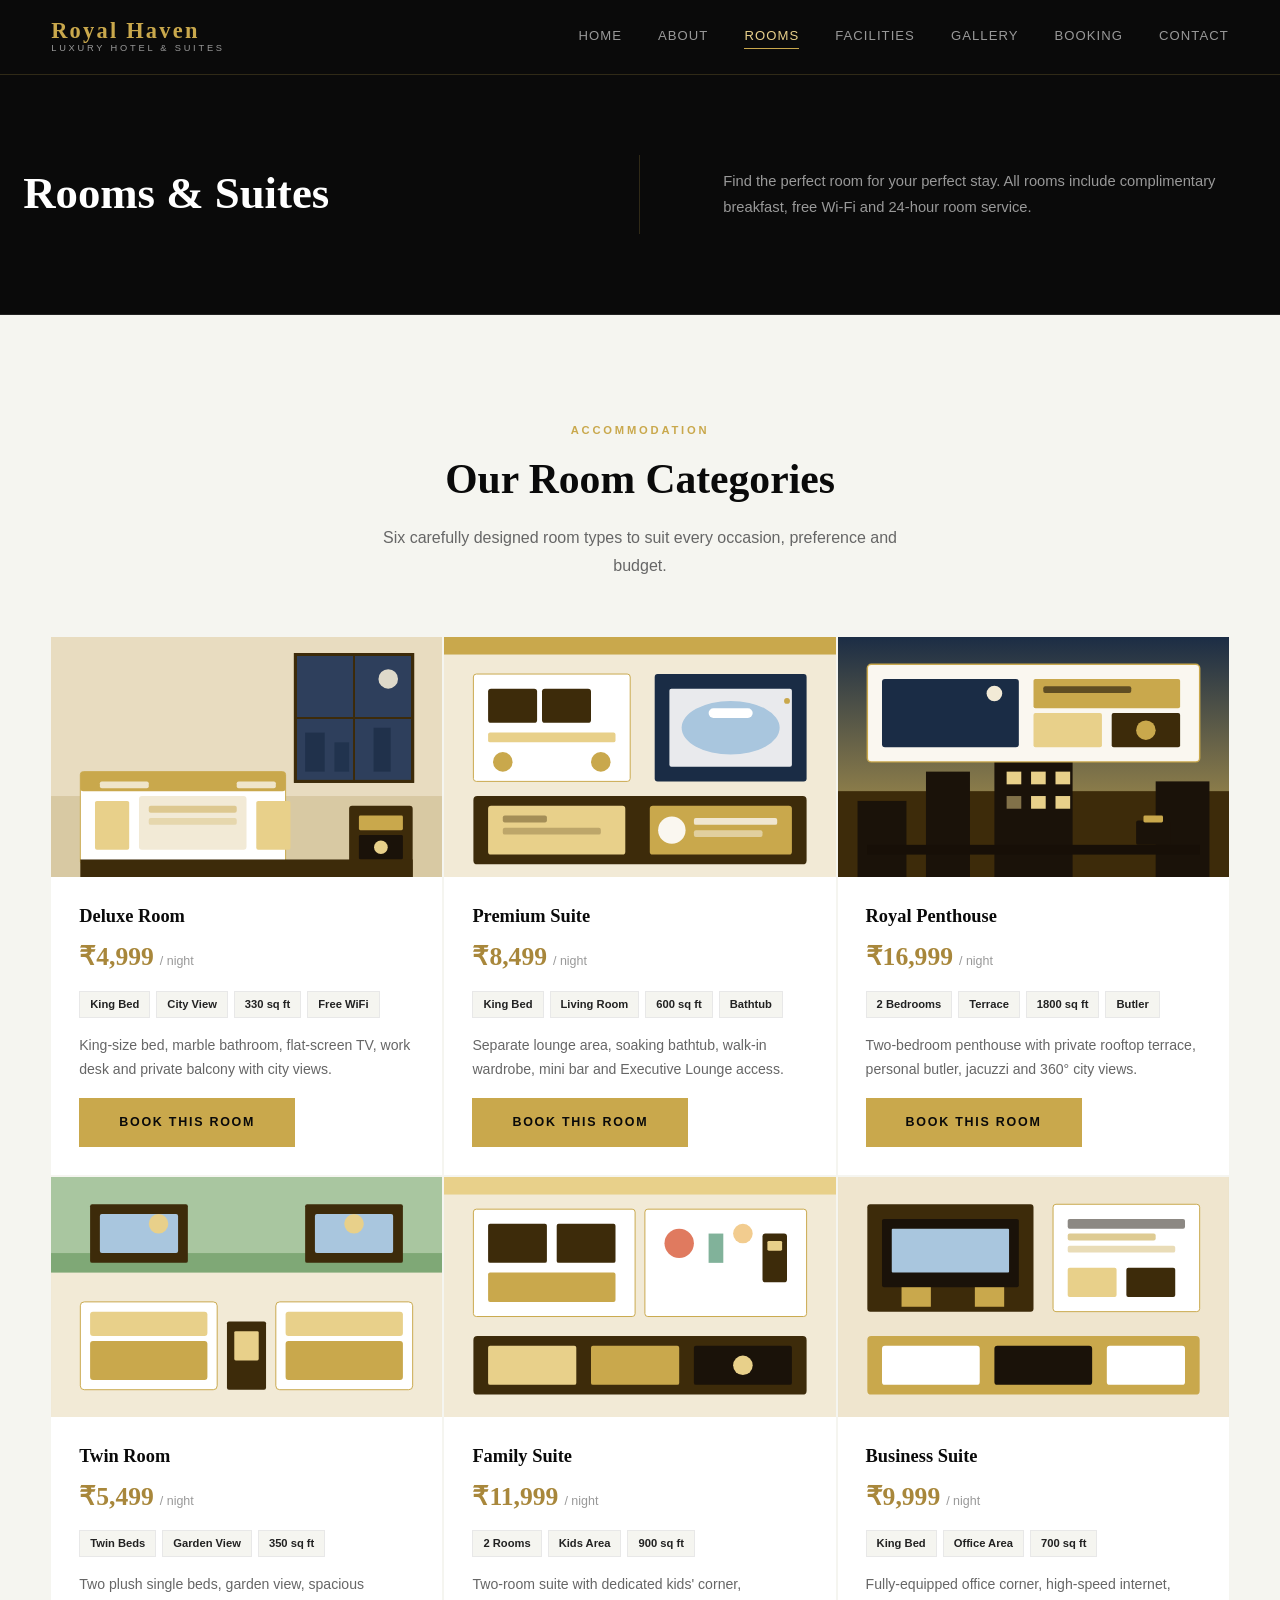
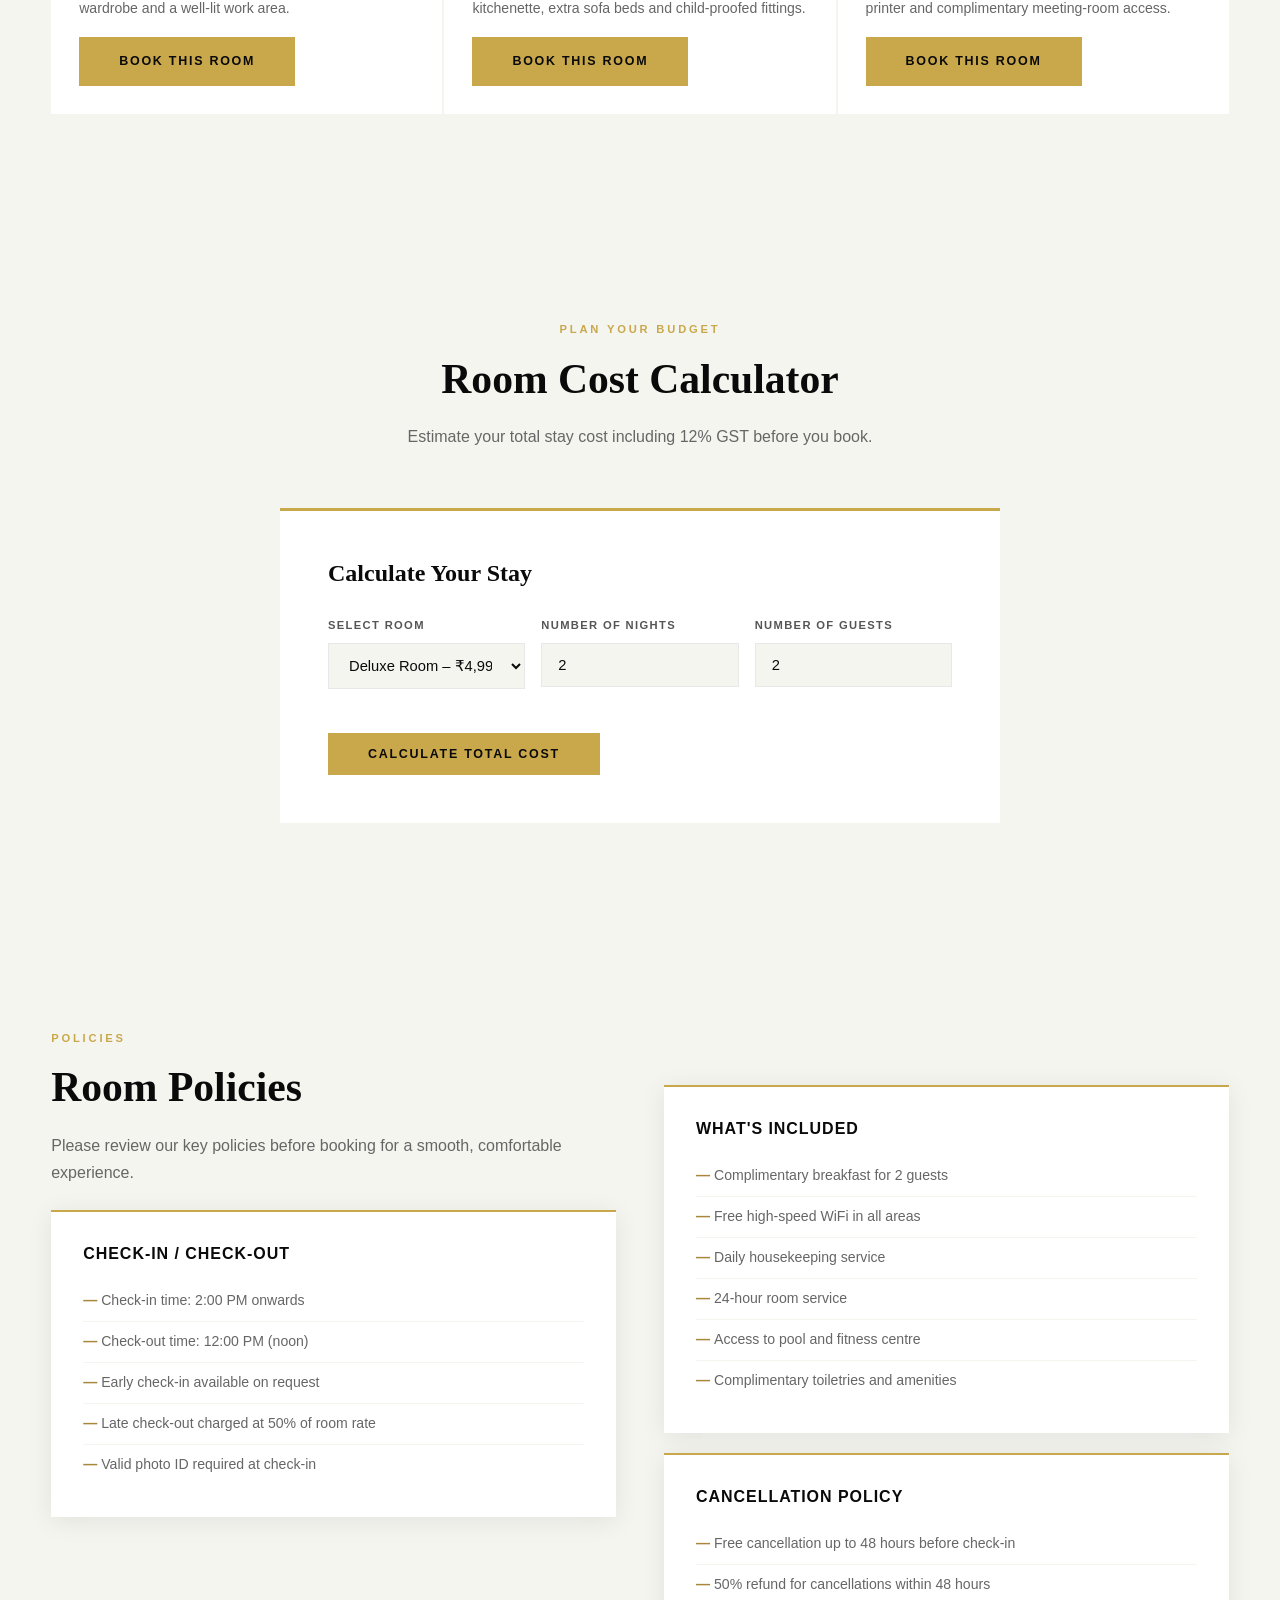
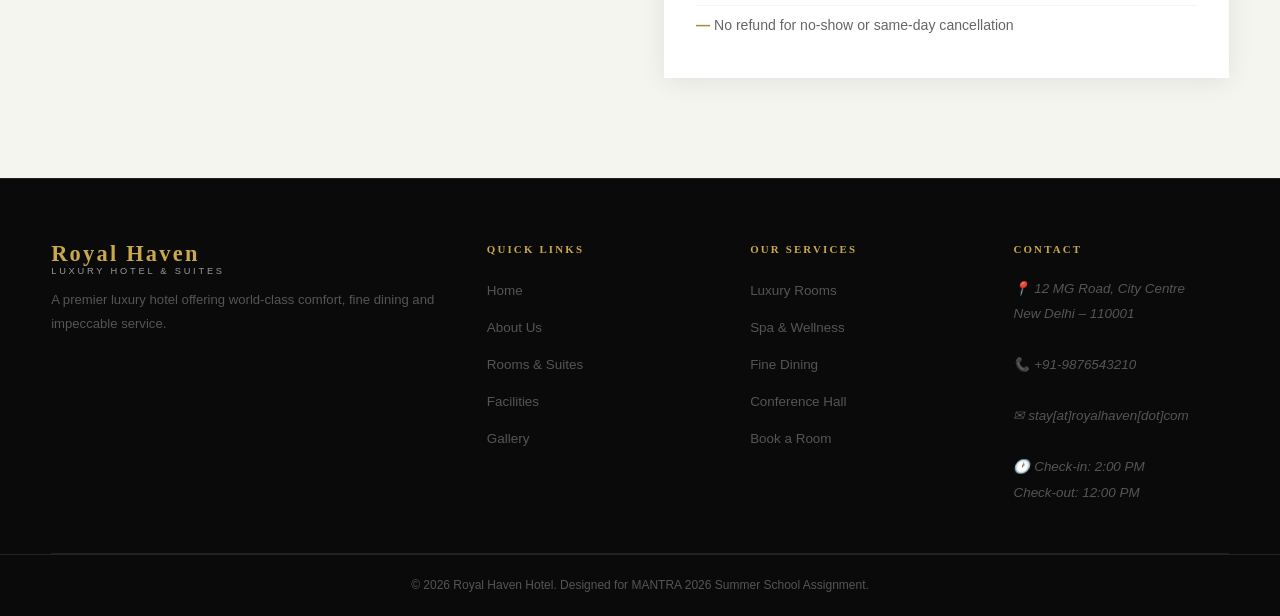
<file: rooms.html>
<!DOCTYPE html>
<html lang="en">
<head>
  <meta charset="UTF-8">
  <meta name="viewport" content="width=device-width, initial-scale=1.0">
  <title>Rooms &amp; Suites | Royal Haven Hotel</title>
  <meta name="description" content="Explore Royal Haven Hotel's luxury rooms and suites. From Deluxe Rooms to the Royal Penthouse, each space is designed for comfort, elegance and a memorable stay.">
  <meta name="keywords" content="hotel rooms, luxury suites, deluxe room, penthouse, room prices, hotel booking, Royal Haven rooms">
  <link rel="canonical" href="https://royal-haven-hotel.netlify.app/rooms.html">

  <!-- Open Graph -->
  <meta property="og:title" content="Rooms &amp; Suites | Royal Haven Hotel">
  <meta property="og:description" content="Explore Royal Haven Hotel's luxury rooms and suites. From Deluxe Rooms to the Royal Penthouse, designed for comfort and elegance.">
  <meta property="og:url" content="https://royal-haven-hotel.netlify.app/rooms.html">
  <meta property="og:type" content="website">
  <meta property="og:image" content="https://royal-haven-hotel.netlify.app/images/hero.svg">
  <meta property="og:site_name" content="Royal Haven Hotel">

  <!-- Twitter Cards -->
  <meta name="twitter:card" content="summary_large_image">
  <meta name="twitter:title" content="Rooms &amp; Suites | Royal Haven Hotel">
  <meta name="twitter:description" content="Explore luxury rooms and suites at Royal Haven Hotel, New Delhi.">
  <meta name="twitter:image" content="https://royal-haven-hotel.netlify.app/images/hero.svg">

  <!-- Schema: ItemList of Rooms -->
  <script type="application/ld+json">
  {
    "@context": "https://schema.org",
    "@type": "ItemList",
    "name": "Royal Haven Hotel Rooms & Suites",
    "url": "https://royal-haven-hotel.netlify.app/rooms.html",
    "itemListElement": [
      {
        "@type": "ListItem", "position": 1,
        "name": "Deluxe Room", "description": "King-size bed, city view, 330 sq ft, ₹4,999 per night"
      },
      {
        "@type": "ListItem", "position": 2,
        "name": "Twin Room", "description": "Twin beds, garden view, 350 sq ft, ₹5,499 per night"
      },
      {
        "@type": "ListItem", "position": 3,
        "name": "Premium Suite", "description": "King bed, living room, bathtub, 600 sq ft, ₹8,499 per night"
      },
      {
        "@type": "ListItem", "position": 4,
        "name": "Business Suite", "description": "King bed, office area, 700 sq ft, ₹9,999 per night"
      },
      {
        "@type": "ListItem", "position": 5,
        "name": "Family Suite", "description": "2 rooms, kids area, 900 sq ft, ₹11,999 per night"
      },
      {
        "@type": "ListItem", "position": 6,
        "name": "Royal Penthouse", "description": "2 bedrooms, private terrace, butler service, 1800 sq ft, ₹16,999 per night"
      }
    ]
  }
  </script>
  <link rel="stylesheet" href="style.css">
  <link rel="icon" type="image/svg+xml" href="favicon.svg">
  <link rel="canonical" href="https://royal-haven-hotel.netlify.app/rooms.html">
</head>
<body>

<header class="site-header">
  <div class="container header-inner">
    <a class="logo" href="index.html">
      <span class="logo-name">Royal Haven</span>
      <span class="logo-tag">Luxury Hotel &amp; Suites</span>
    </a>
    <button class="menu-btn" id="menuBtn" aria-label="Open navigation menu">☰</button>
    <nav class="nav-links" id="navLinks" aria-label="Main navigation">
      <a href="index.html">Home</a>
      <a href="about.html">About</a>
      <a href="rooms.html">Rooms</a>
      <a href="facilities.html">Facilities</a>
      <a href="gallery.html">Gallery</a>
      <a href="booking.html">Booking</a>
      <a href="contact.html">Contact</a>
    </nav>
  </div>
</header>

<main>

  <section class="page-banner">
    <div class="page-banner-left">
      <div class="container">
        <h1>Rooms &amp; Suites</h1>
      </div>
    </div>
    <div class="page-banner-right">
      <div class="container">
        <p>Find the perfect room for your perfect stay. All rooms include complimentary breakfast, free Wi-Fi and 24-hour room service.</p>
      </div>
    </div>
  </section>

  <section class="section">
    <div class="container">
      <div class="section-head center reveal">
        <span class="section-label">Accommodation</span>
        <h2 class="section-title">Our Room Categories</h2>
        <p class="section-sub">Six carefully designed room types to suit every occasion, preference and budget.</p>
      </div>
      <div class="cards-grid">

        <article class="card room-card reveal">
          <img class="card-img" src="images/deluxe-room.svg" alt="Deluxe Room with king bed and city view at Royal Haven Hotel">
          <div class="card-body">
            <h3>Deluxe Room</h3>
            <div class="room-price"><span class="price-amt">₹4,999</span><span class="price-unit">/ night</span></div>
            <div class="room-features">
              <span class="tag">King Bed</span><span class="tag">City View</span><span class="tag">330 sq ft</span><span class="tag">Free WiFi</span>
            </div>
            <p>King-size bed, marble bathroom, flat-screen TV, work desk and private balcony with city views.</p>
            <a class="btn btn-gold" href="booking.html">Book This Room</a>
          </div>
        </article>

        <article class="card room-card reveal">
          <img class="card-img" src="images/premium-suite.svg" alt="Premium Suite with lounge area and bathtub at Royal Haven Hotel">
          <div class="card-body">
            <h3>Premium Suite</h3>
            <div class="room-price"><span class="price-amt">₹8,499</span><span class="price-unit">/ night</span></div>
            <div class="room-features">
              <span class="tag">King Bed</span><span class="tag">Living Room</span><span class="tag">600 sq ft</span><span class="tag">Bathtub</span>
            </div>
            <p>Separate lounge area, soaking bathtub, walk-in wardrobe, mini bar and Executive Lounge access.</p>
            <a class="btn btn-gold" href="booking.html">Book This Room</a>
          </div>
        </article>

        <article class="card room-card reveal">
          <img class="card-img" src="images/penthouse.svg" alt="Royal Penthouse with private terrace and skyline view at Royal Haven Hotel">
          <div class="card-body">
            <h3>Royal Penthouse</h3>
            <div class="room-price"><span class="price-amt">₹16,999</span><span class="price-unit">/ night</span></div>
            <div class="room-features">
              <span class="tag">2 Bedrooms</span><span class="tag">Terrace</span><span class="tag">1800 sq ft</span><span class="tag">Butler</span>
            </div>
            <p>Two-bedroom penthouse with private rooftop terrace, personal butler, jacuzzi and 360° city views.</p>
            <a class="btn btn-gold" href="booking.html">Book This Room</a>
          </div>
        </article>

        <article class="card room-card reveal">
          <img class="card-img" src="images/twin-room.svg" alt="Twin Room with two single beds and garden view at Royal Haven Hotel">
          <div class="card-body">
            <h3>Twin Room</h3>
            <div class="room-price"><span class="price-amt">₹5,499</span><span class="price-unit">/ night</span></div>
            <div class="room-features">
              <span class="tag">Twin Beds</span><span class="tag">Garden View</span><span class="tag">350 sq ft</span>
            </div>
            <p>Two plush single beds, garden view, spacious wardrobe and a well-lit work area.</p>
            <a class="btn btn-gold" href="booking.html">Book This Room</a>
          </div>
        </article>

        <article class="card room-card reveal">
          <img class="card-img" src="images/family-suite.svg" alt="Family Suite with two rooms and kids play area at Royal Haven Hotel">
          <div class="card-body">
            <h3>Family Suite</h3>
            <div class="room-price"><span class="price-amt">₹11,999</span><span class="price-unit">/ night</span></div>
            <div class="room-features">
              <span class="tag">2 Rooms</span><span class="tag">Kids Area</span><span class="tag">900 sq ft</span>
            </div>
            <p>Two-room suite with dedicated kids' corner, kitchenette, extra sofa beds and child-proofed fittings.</p>
            <a class="btn btn-gold" href="booking.html">Book This Room</a>
          </div>
        </article>

        <article class="card room-card reveal">
          <img class="card-img" src="images/business-suite.svg" alt="Business Suite with office desk and lounge at Royal Haven Hotel">
          <div class="card-body">
            <h3>Business Suite</h3>
            <div class="room-price"><span class="price-amt">₹9,999</span><span class="price-unit">/ night</span></div>
            <div class="room-features">
              <span class="tag">King Bed</span><span class="tag">Office Area</span><span class="tag">700 sq ft</span>
            </div>
            <p>Fully-equipped office corner, high-speed internet, printer and complimentary meeting-room access.</p>
            <a class="btn btn-gold" href="booking.html">Book This Room</a>
          </div>
        </article>

      </div>
    </div>
  </section>

  <section class="section section-warm">
    <div class="container">
      <div class="section-head center reveal">
        <span class="section-label">Plan Your Budget</span>
        <h2 class="section-title">Room Cost Calculator</h2>
        <p class="section-sub">Estimate your total stay cost including 12% GST before you book.</p>
      </div>
      <div class="calc-box reveal">
        <h2>Calculate Your Stay</h2>
        <div class="calc-row">
          <div class="form-group">
            <label for="calcRoom">Select Room</label>
            <select id="calcRoom">
              <option value="4999">Deluxe Room – ₹4,999</option>
              <option value="5499">Twin Room – ₹5,499</option>
              <option value="8499">Premium Suite – ₹8,499</option>
              <option value="9999">Business Suite – ₹9,999</option>
              <option value="11999">Family Suite – ₹11,999</option>
              <option value="16999">Royal Penthouse – ₹16,999</option>
            </select>
          </div>
          <div class="form-group">
            <label for="calcNights">Number of Nights</label>
            <input type="number" id="calcNights" min="1" value="2" placeholder="e.g. 3">
          </div>
          <div class="form-group">
            <label for="calcGuests">Number of Guests</label>
            <input type="number" id="calcGuests" min="1" max="6" value="2" placeholder="e.g. 2">
          </div>
        </div>
        <button class="btn btn-gold" onclick="calculateRoomCost()">Calculate Total Cost</button>
        <div id="calcResult" class="form-result"></div>
      </div>
    </div>
  </section>

  <section class="section">
    <div class="container">
      <div class="two-col">
        <div class="reveal-left">
          <span class="section-label">Policies</span>
          <h2 class="section-title">Room Policies</h2>
          <p class="text-muted-ar mb-24">Please review our key policies before booking for a smooth, comfortable experience.</p>
          <div class="info-box">
            <h3>Check-in / Check-out</h3>
            <ul>
              <li>Check-in time: 2:00 PM onwards</li>
              <li>Check-out time: 12:00 PM (noon)</li>
              <li>Early check-in available on request</li>
              <li>Late check-out charged at 50% of room rate</li>
              <li>Valid photo ID required at check-in</li>
            </ul>
          </div>
        </div>
        <div class="reveal-right">
          <div class="info-box mt-62">
            <h3>What's Included</h3>
            <ul>
              <li>Complimentary breakfast for 2 guests</li>
              <li>Free high-speed WiFi in all areas</li>
              <li>Daily housekeeping service</li>
              <li>24-hour room service</li>
              <li>Access to pool and fitness centre</li>
              <li>Complimentary toiletries and amenities</li>
            </ul>
          </div>
          <div class="info-box mt-20">
            <h3>Cancellation Policy</h3>
            <ul>
              <li>Free cancellation up to 48 hours before check-in</li>
              <li>50% refund for cancellations within 48 hours</li>
              <li>No refund for no-show or same-day cancellation</li>
            </ul>
          </div>
        </div>
      </div>
    </div>
  </section>

</main>

<footer class="site-footer">
  <div class="container footer-grid">
    <div class="footer-brand">
      <div class="logo">
        <span class="logo-name">Royal Haven</span>
        <span class="logo-tag">Luxury Hotel &amp; Suites</span>
      </div>
      <p>A premier luxury hotel offering world-class comfort, fine dining and impeccable service.</p>
    </div>
    <div class="footer-col">
      <h4>Quick Links</h4>
      <ul>
        <li><a href="index.html">Home</a></li>
        <li><a href="about.html">About Us</a></li>
        <li><a href="rooms.html">Rooms &amp; Suites</a></li>
        <li><a href="facilities.html">Facilities</a></li>
        <li><a href="gallery.html">Gallery</a></li>
      </ul>
    </div>
    <div class="footer-col">
      <h4>Our Services</h4>
      <ul>
        <li><a href="rooms.html">Luxury Rooms</a></li>
        <li><a href="facilities.html">Spa &amp; Wellness</a></li>
        <li><a href="facilities.html">Fine Dining</a></li>
        <li><a href="facilities.html">Conference Hall</a></li>
        <li><a href="booking.html">Book a Room</a></li>
      </ul>
    </div>
    <div class="footer-col">
      <h4>Contact</h4>
        <address>
          <p>📍 12 MG Road, City Centre<br>New Delhi – 110001<br><br>
          📞 <a href="tel:+919876543210">+91-9876543210</a><br><br>
          ✉ stay[at]royalhaven[dot]com<br><br>
          🕐 Check-in: 2:00 PM<br>Check-out: 12:00 PM</p>
        </address>
      </div>
  </div>
  <p class="copyright">© 2026 Royal Haven Hotel. Designed for MANTRA 2026 Summer School Assignment.</p>
</footer>

<script src="script.js"></script>
<script src="https://code.tidio.co/iykqtmklfo7pcl8dj7mkjxnhz64a8ynp.js" async></script>
</body>
</html>
</file>
<file: style.css>
/* =============================================
   ROYAL HAVEN HOTEL — Modern Minimalist Split-Screen
   Midnight Black & Gold Theme
   MANTRA 2026 Summer School Assignment
   ============================================= */

/* ---- Reset & Base ---- */
*, *::before, *::after { box-sizing: border-box; margin: 0; padding: 0; }

:root {
  --black:      #0A0A0A;
  --black-lt:   #111111;
  --black-md:   #1A1A1A;
  --black-soft: #222222;
  --gold:       #C9A84C;
  --gold-lt:    #E8D08A;
  --gold-dk:    #A8873B;
  --white:      #FFFFFF;
  --off-white:  #F5F5F0;
  --gray-lt:    #E8E8E8;
  --gray:       #999999;
  --gray-dk:    #555555;
  --text:       #0A0A0A;
  --muted:      #666666;
  --shadow:     0 4px 24px rgba(0,0,0,0.08);
  --shadow-lg:  0 16px 48px rgba(0,0,0,0.14);
  --radius:     4px;
  --radius-lg:  8px;
  --transition: 0.3s cubic-bezier(0.4,0,0.2,1);
}

html { scroll-behavior: smooth; }

body {
  font-family: 'Georgia', serif;
  background: var(--off-white);
  color: var(--text);
  line-height: 1.7;
  overflow-x: hidden;
}

img { display: block; max-width: 100%; }
a { text-decoration: none; color: inherit; }
ul { list-style: none; }

.container { width: 92%; max-width: 1200px; margin: 0 auto; }

/* ---- Typography ---- */
h1,h2,h3,h4 { font-family: 'Georgia', serif; font-weight: 700; line-height: 1.2; }

/* ---- Sections ---- */
.section { padding: 100px 0; }
.section-label {
  display: inline-block;
  font-family: Arial, sans-serif;
  font-size: 0.7rem;
  font-weight: 700;
  letter-spacing: 0.25em;
  text-transform: uppercase;
  color: var(--gold);
  margin-bottom: 16px;
}
.section-title { font-size: 2.6rem; margin-bottom: 20px; line-height: 1.15; }
.section-sub { color: var(--muted); font-family: Arial, sans-serif; font-size: 1rem; max-width: 520px; margin-bottom: 48px; line-height: 1.8; }
.section-head { margin-bottom: 56px; }
.section-head.center { text-align: center; }
.section-head.center .section-sub { margin: 0 auto 48px; }

/* ---- Header ---- */
.site-header {
  background: var(--black);
  position: sticky; top: 0; z-index: 100;
  border-bottom: 1px solid rgba(201,168,76,0.2);
}
.header-inner {
  display: flex; justify-content: space-between; align-items: center;
  padding: 20px 0;
}
.logo { display: flex; flex-direction: column; line-height: 1; gap: 2px; }
.logo-name { font-size: 1.4rem; font-weight: 700; color: var(--gold); letter-spacing: 0.1em; font-family: 'Georgia', serif; }
.logo-tag { font-size: 0.58rem; letter-spacing: 0.3em; color: var(--gray); text-transform: uppercase; font-family: Arial, sans-serif; }
.nav-links { display: flex; gap: 36px; align-items: center; }
.nav-links a {
  color: var(--gray);
  font-family: Arial, sans-serif; font-size: 0.82rem;
  letter-spacing: 0.08em; text-transform: uppercase;
  transition: color var(--transition); position: relative; padding-bottom: 2px;
}
.nav-links a::after {
  content: ''; position: absolute; bottom: 0; left: 0;
  width: 0; height: 1px; background: var(--gold);
  transition: width var(--transition);
}
.nav-links a:hover, .nav-links a.active { color: var(--gold-lt); }
.nav-links a:hover::after, .nav-links a.active::after { width: 100%; }
.menu-btn {
  display: none; background: none;
  border: 1px solid var(--gray-dk); color: var(--gray);
  padding: 6px 12px; font-size: 1.2rem; border-radius: 2px; cursor: pointer;
}

/* ---- Buttons ---- */
.btn {
  display: inline-block; padding: 14px 40px;
  font-family: Arial, sans-serif; font-size: 0.78rem;
  font-weight: 700; letter-spacing: 0.14em; text-transform: uppercase;
  cursor: pointer; transition: all var(--transition); border: none;
}
.btn-gold {
  background: var(--gold); color: var(--black);
}
.btn-gold:hover { background: var(--gold-lt); transform: translateY(-1px); }
.btn-outline {
  background: transparent; border: 1px solid var(--gold); color: var(--gold);
}
.btn-outline:hover { background: var(--gold); color: var(--black); }
.btn-white {
  background: var(--white); color: var(--black);
}
.btn-white:hover { background: var(--off-white); transform: translateY(-1px); }
.btn-dark { background: var(--black); color: var(--gold); border: 1px solid var(--black-soft); }
.btn-dark:hover { background: var(--black-soft); }
.btn-primary { background: var(--gold); color: var(--black); }
.btn-primary:hover { background: var(--gold-lt); transform: translateY(-1px); }
.btn-silver { background: var(--white); color: var(--black); }
.btn-silver:hover { background: var(--off-white); }

/* ---- HERO — Split Screen ---- */
.hero {
  min-height: 100vh;
  display: grid;
  grid-template-columns: 1fr 1fr;
  position: relative;
}

.hero-left {
  background: var(--black);
  display: flex; align-items: center;
  padding: 80px 70px 80px 60px;
  position: relative; overflow: hidden;
}
.hero-left::before {
  content: '';
  position: absolute; top: 0; right: 0;
  width: 1px; height: 100%;
  background: linear-gradient(to bottom, transparent, var(--gold), transparent);
}

.hero-right {
  background: linear-gradient(135deg, #1A1409 0%, #2A1E08 50%, #1A1409 100%);
  display: flex; align-items: center; justify-content: center;
  font-size: 10rem;
  position: relative; overflow: hidden;
}
.hero-right::before {
  content: '';
  position: absolute; inset: 0;
  background: radial-gradient(circle at center, rgba(201,168,76,0.15) 0%, transparent 70%);
}

.hero-number {
  position: absolute; top: 40px; right: 40px;
  font-family: Arial, sans-serif; font-size: 0.65rem;
  letter-spacing: 0.2em; color: var(--gray-dk);
  text-transform: uppercase;
}

.hero-badge {
  display: inline-block;
  font-family: Arial, sans-serif; font-size: 0.65rem;
  letter-spacing: 0.25em; text-transform: uppercase;
  color: var(--gold); margin-bottom: 24px;
  border-bottom: 1px solid var(--gold-dk); padding-bottom: 8px;
}

.hero h1 {
  font-size: clamp(2.8rem, 4.5vw, 4.5rem);
  color: var(--white); margin-bottom: 24px;
  line-height: 1.1; font-weight: 700;
}
.hero h1 span { color: var(--gold); }

.hero-desc {
  font-family: Arial, sans-serif; font-size: 0.95rem;
  color: var(--gray); line-height: 1.8;
  margin-bottom: 40px; max-width: 420px;
}

.hero-btns { display: flex; gap: 14px; flex-wrap: wrap; }

.hero-stats {
  display: flex; gap: 40px; margin-top: 60px;
  padding-top: 40px; border-top: 1px solid var(--black-soft);
}
.hero-stat-num {
  display: block; font-size: 1.8rem; font-weight: 700;
  color: var(--gold); font-family: 'Georgia', serif;
}
.hero-stat-label {
  font-size: 0.68rem; letter-spacing: 0.12em;
  text-transform: uppercase; color: var(--gray-dk);
  font-family: Arial, sans-serif;
}

.hero-scroll {
  position: absolute; bottom: 32px; left: 50%;
  transform: translateX(-50%);
  font-family: Arial, sans-serif; font-size: 0.65rem;
  letter-spacing: 0.18em; text-transform: uppercase;
  color: var(--gray-dk);
  display: flex; flex-direction: column; align-items: center; gap: 8px;
  animation: scrollBounce 2s ease infinite;
  z-index: 1;
}
.hero-scroll::after {
  content: ''; width: 1px; height: 36px;
  background: linear-gradient(to bottom, var(--gray-dk), transparent);
}

@keyframes scrollBounce {
  0%,100% { transform: translateX(-50%) translateY(0); }
  50% { transform: translateX(-50%) translateY(8px); }
}

/* ---- Animations ---- */
.reveal { opacity: 0; transform: translateY(30px); transition: opacity 0.7s ease, transform 0.7s ease; }
.reveal.visible { opacity: 1; transform: translateY(0); }
.reveal-left { opacity: 0; transform: translateX(-30px); transition: opacity 0.7s ease, transform 0.7s ease; }
.reveal-left.visible { opacity: 1; transform: translateX(0); }
.reveal-right { opacity: 0; transform: translateX(30px); transition: opacity 0.7s ease, transform 0.7s ease; }
.reveal-right.visible { opacity: 1; transform: translateX(0); }

/* ---- Features Strip ---- */
.features-strip { background: var(--black); border-top: 1px solid var(--black-soft); }
.features-grid { display: grid; grid-template-columns: repeat(4,1fr); }
.feature-item {
  padding: 32px 28px; border-right: 1px solid var(--black-soft);
  transition: background var(--transition);
}
.feature-item:last-child { border-right: none; }
.feature-item:hover { background: var(--black-md); }
.feature-icon { font-size: 1.6rem; margin-bottom: 12px; }
.feature-item h4 { color: var(--gold-lt); font-size: 0.88rem; margin-bottom: 4px; font-family: Arial, sans-serif; letter-spacing: 0.04em; }
.feature-item p { color: var(--gray-dk); font-size: 0.75rem; font-family: Arial, sans-serif; }

/* ---- Split Section (About style) ---- */
.split-section { display: grid; grid-template-columns: 1fr 1fr; min-height: 560px; }
.split-dark {
  background: var(--black);
  display: flex; align-items: center;
  padding: 80px 70px 80px 60px;
}
.split-dark .section-title { color: var(--white); }
.split-light {
  background: var(--off-white);
  display: flex; align-items: center;
  padding: 80px 60px 80px 70px;
}
.split-gold {
  background: var(--gold);
  display: flex; align-items: center; justify-content: center;
  padding: 80px 60px;
  font-size: 6rem;
  position: relative; overflow: hidden;
}
.split-gold::before {
  content: '';
  position: absolute; inset: 0;
  background: repeating-linear-gradient(45deg, transparent, transparent 40px, rgba(0,0,0,0.04) 40px, rgba(0,0,0,0.04) 41px);
}

/* ---- Slider ---- */
.slider-section { background: var(--black); padding: 80px 0; overflow: hidden; }
.slider-label { color: var(--gold); }
.slider-wrapper { position: relative; overflow: hidden; }
.slider-track { display: flex; transition: transform 0.6s cubic-bezier(0.4,0,0.2,1); }
.slide {
  min-width: 100%; height: 500px;
  display: grid; grid-template-columns: 1fr 1fr;
  overflow: hidden;
}
.slide-1 { background: var(--black-md); }
.slide-2 { background: #0D0D0D; }
.slide-3 { background: #111108; }
.slide-4 { background: #080808; }
.slide-content-wrap {
  display: flex; align-items: center;
  padding: 60px 70px; background: var(--black);
  border-right: 1px solid rgba(201,168,76,0.2);
}
.slide-visual {
  display: flex; align-items: center; justify-content: center;
  font-size: 8rem; position: relative;
  background: linear-gradient(135deg, #1A1409, #2A1E08);
}
.slide-visual::before {
  content: '';
  position: absolute; inset: 0;
  background: radial-gradient(circle at center, rgba(201,168,76,0.12) 0%, transparent 70%);
}
.slide-num {
  font-family: Arial, sans-serif; font-size: 0.65rem;
  letter-spacing: 0.2em; color: var(--gold-dk);
  text-transform: uppercase; margin-bottom: 16px;
}
.slide-content-wrap h3 { color: var(--white); font-size: 1.8rem; margin-bottom: 14px; }
.slide-content-wrap p { color: var(--gray); font-family: Arial, sans-serif; font-size: 0.92rem; line-height: 1.8; margin-bottom: 28px; }
.slide-bg { display: none; }
.slide-overlay { display: none; }
.slide-label { color: var(--gold); font-family: Arial, sans-serif; font-size: 0.7rem; letter-spacing: 0.2em; text-transform: uppercase; margin-bottom: 12px; }

.slider-controls { display: flex; align-items: center; justify-content: center; gap: 16px; margin-top: 36px; }
.slider-btn {
  width: 48px; height: 48px; border-radius: 0;
  border: 1px solid var(--gray-dk); background: transparent;
  color: var(--gray); font-size: 1rem; cursor: pointer;
  transition: all var(--transition);
  display: flex; align-items: center; justify-content: center;
}
.slider-btn:hover { border-color: var(--gold); color: var(--gold); }
.slider-dots { display: flex; gap: 8px; }
.slider-dot {
  width: 24px; height: 2px; border-radius: 0;
  background: var(--gray-dk); cursor: pointer;
  transition: all var(--transition); border: none;
}
.slider-dot.active { background: var(--gold); width: 40px; }
.slide-bg-right { display: none; }

/* ---- Cards ---- */
.cards-grid { display: grid; grid-template-columns: repeat(3,1fr); gap: 2px; }
.card {
  background: var(--white); overflow: hidden;
  transition: transform var(--transition), box-shadow var(--transition);
  position: relative;
}
.card:hover { transform: translateY(-4px); box-shadow: var(--shadow-lg); }
.card-img {
  width: 100%; height: 220px; object-fit: cover;
  background: var(--black-md);
  display: flex; align-items: center; justify-content: center;
  font-size: 3.5rem; transition: transform var(--transition);
  overflow: hidden;
}
.card:hover .card-img { transform: scale(1.04); }
.card-body { padding: 28px; }
.card-body h3 { font-size: 1.15rem; margin-bottom: 8px; color: var(--black); }
.card-body p { color: var(--muted); font-size: 0.88rem; margin-bottom: 16px; font-family: Arial, sans-serif; line-height: 1.7; }

/* ---- Room Cards ---- */
.room-card .card-img { height: 240px; }
.room-price { display: flex; align-items: baseline; gap: 6px; margin-bottom: 12px; }
.price-amt { font-size: 1.6rem; font-weight: 700; color: var(--gold-dk); font-family: 'Georgia', serif; }
.price-unit { font-size: 0.78rem; color: var(--gray); font-family: Arial, sans-serif; }
.room-features { display: flex; flex-wrap: wrap; gap: 6px; margin-bottom: 16px; }
.tag {
  background: var(--off-white); color: var(--black-soft);
  font-family: Arial, sans-serif; font-size: 0.7rem;
  padding: 3px 10px; border: 1px solid var(--gray-lt); font-weight: 600;
}
.room-badge {
  position: absolute; top: 16px; left: 16px;
  background: var(--gold); color: var(--black);
  font-family: Arial, sans-serif; font-size: 0.65rem;
  font-weight: 700; padding: 4px 10px;
  letter-spacing: 0.08em; text-transform: uppercase;
}

/* ---- About Grid ---- */
.about-grid { display: grid; grid-template-columns: 1fr 1fr; gap: 80px; align-items: center; }
.about-visual {
  background: var(--black);
  min-height: 420px; display: flex;
  align-items: center; justify-content: center;
  font-size: 5rem; position: relative;
  border: 1px solid var(--black-soft);
}
.about-badge {
  position: absolute; bottom: 24px; right: 24px;
  background: var(--gold); color: var(--black);
  font-family: Arial, sans-serif; font-size: 0.75rem;
  font-weight: 700; padding: 10px 16px; text-align: center;
}
.stat-row { display: grid; grid-template-columns: repeat(3,1fr); gap: 1px; margin: 28px 0; background: var(--gray-lt); }
.stat-box {
  text-align: center; padding: 20px 16px;
  background: var(--white); transition: background var(--transition);
}
.stat-box:hover { background: var(--off-white); }
.stat-num { display: block; font-size: 1.8rem; font-weight: 700; color: var(--gold-dk); font-family: 'Georgia', serif; }
.stat-label { font-size: 0.7rem; color: var(--gray); font-family: Arial, sans-serif; text-transform: uppercase; letter-spacing: 0.1em; }

/* ---- Testimonials ---- */
.testimonials-bg { background: var(--black); }
.testimonials-bg .section-title { color: var(--white); }
.testimonials-grid { display: grid; grid-template-columns: repeat(3,1fr); gap: 2px; }
.testimonial {
  background: var(--black-md); padding: 36px;
  border-top: 2px solid var(--black-soft);
  transition: border-color var(--transition);
}
.testimonial:hover { border-top-color: var(--gold); }
.testimonial-text { color: var(--gray); font-size: 0.92rem; line-height: 1.9; margin-bottom: 24px; font-style: italic; }
.testimonial-author { display: flex; align-items: center; gap: 14px; }
.author-avatar {
  width: 44px; height: 44px;
  background: var(--gold); display: flex;
  align-items: center; justify-content: center;
  font-size: 1.1rem; font-weight: 700; color: var(--black);
  font-family: 'Georgia', serif; flex-shrink: 0;
}
.author-name { font-size: 0.88rem; font-weight: 700; color: var(--gold-lt); font-family: Arial, sans-serif; }
.author-loc { font-size: 0.73rem; color: var(--gray-dk); font-family: Arial, sans-serif; }
.stars { color: var(--gold); font-size: 0.82rem; margin-bottom: 4px; }

/* ---- Gallery ---- */
.filter-bar { display: flex; gap: 2px; flex-wrap: wrap; margin-bottom: 36px; }
.filter-btn {
  padding: 10px 22px; border: 1px solid var(--gray-lt);
  background: transparent; color: var(--gray-dk);
  font-family: Arial, sans-serif; font-size: 0.75rem;
  font-weight: 700; cursor: pointer; text-transform: uppercase;
  letter-spacing: 0.1em; transition: all var(--transition);
}
.filter-btn.active, .filter-btn:hover { background: var(--black); color: var(--gold); border-color: var(--black); }
.gallery-grid { display: grid; grid-template-columns: repeat(4,1fr); gap: 2px; }
.gallery-item { overflow: hidden; cursor: pointer; }
.gallery-item .gal-img {
  width: 100%; height: 200px; background: var(--black-md);
  display: flex; align-items: center; justify-content: center;
  font-size: 2.6rem; transition: transform var(--transition);
}
.gallery-item:hover .gal-img { transform: scale(1.06); }
.gal-caption {
  background: var(--black); color: var(--gray);
  font-family: Arial, sans-serif; font-size: 0.72rem;
  text-align: center; padding: 10px; letter-spacing: 0.06em;
}

/* ---- Facilities ---- */
.facilities-grid { display: grid; grid-template-columns: repeat(4,1fr); gap: 2px; }
.facility-card {
  background: var(--white); padding: 32px 24px; text-align: center;
  border-top: 2px solid transparent; transition: all var(--transition);
}
.facility-card:hover { border-top-color: var(--gold); background: var(--off-white); }
.facility-icon { font-size: 2rem; margin-bottom: 14px; }
.facility-card h3 { font-size: 0.95rem; margin-bottom: 8px; color: var(--black); font-family: Arial, sans-serif; font-weight: 700; letter-spacing: 0.04em; }
.facility-card p { font-size: 0.8rem; color: var(--muted); font-family: Arial, sans-serif; }

/* ---- FAQ ---- */
.faq-item { border-bottom: 1px solid var(--gray-lt); }
.faq-question {
  width: 100%; background: transparent; border: none;
  padding: 20px 0; font-size: 0.95rem;
  font-family: 'Georgia', serif; font-weight: 700;
  color: var(--black); text-align: left; cursor: pointer;
  display: flex; justify-content: space-between; align-items: center;
  transition: color var(--transition);
}
.faq-question:hover { color: var(--gold-dk); }
.faq-answer {
  max-height: 0; overflow: hidden;
  transition: max-height 0.4s ease, padding 0.3s ease;
  font-family: Arial, sans-serif; font-size: 0.9rem;
  color: var(--muted); padding: 0;
}
.faq-item.open .faq-answer { max-height: 200px; padding-bottom: 20px; }
.faq-icon { font-size: 1rem; transition: transform 0.3s; color: var(--gold); flex-shrink: 0; }
.faq-item.open .faq-icon { transform: rotate(45deg); }

/* ---- Forms ---- */
.form-grid { display: grid; grid-template-columns: 1.1fr 0.9fr; gap: 60px; align-items: start; }
.form-box { background: var(--white); padding: 48px; border-top: 3px solid var(--gold); }
.form-box h2 { font-size: 1.6rem; margin-bottom: 8px; }
.form-row { display: grid; grid-template-columns: 1fr 1fr; gap: 16px; }
.form-group { margin-bottom: 20px; }
.form-group label {
  display: block; font-family: Arial, sans-serif;
  font-size: 0.7rem; font-weight: 700;
  text-transform: uppercase; letter-spacing: 0.12em;
  color: var(--gray-dk); margin-bottom: 8px;
}
.form-group input, .form-group select, .form-group textarea {
  width: 100%; padding: 13px 16px;
  border: 1px solid var(--gray-lt); border-radius: 0;
  font-size: 0.92rem; font-family: Arial, sans-serif;
  background: var(--off-white); color: var(--text);
  transition: border-color var(--transition);
}
.form-group input:focus, .form-group select:focus, .form-group textarea:focus {
  outline: none; border-color: var(--gold-dk); background: var(--white);
}
.form-group textarea { resize: vertical; min-height: 120px; }
.form-result {
  margin-top: 14px; padding: 14px 18px;
  font-family: Arial, sans-serif; font-size: 0.88rem;
  font-weight: 600; display: none; border-left: 3px solid;
}
.form-result.success { background: #F0FAF4; color: #1A7A4C; border-color: #1A7A4C; display: block; }
.form-result.error { background: #FDF0F0; color: #C0392B; border-color: #C0392B; display: block; }

/* ---- Contact ---- */
.contact-info h3 { font-size: 1.5rem; margin-bottom: 10px; }
.contact-info p { color: var(--muted); font-family: Arial, sans-serif; font-size: 0.92rem; margin-bottom: 32px; }
.info-item { display: flex; gap: 16px; align-items: flex-start; margin-bottom: 24px; padding-bottom: 24px; border-bottom: 1px solid var(--gray-lt); }
.info-item:last-of-type { border-bottom: none; }
.info-icon {
  width: 44px; height: 44px; background: var(--black);
  display: flex; align-items: center; justify-content: center;
  font-size: 1.1rem; flex-shrink: 0;
}
.info-text h4 { font-size: 0.7rem; text-transform: uppercase; letter-spacing: 0.12em; color: var(--gold-dk); font-family: Arial, sans-serif; margin-bottom: 4px; }
.info-text p { margin: 0; color: var(--text); font-size: 0.9rem; font-family: Arial, sans-serif; }

/* ---- Map ---- */
.map-placeholder {
  background: var(--black); min-height: 260px;
  display: flex; align-items: center; justify-content: center;
  flex-direction: column; gap: 12px;
  color: var(--gray); font-family: Arial, sans-serif;
  font-size: 0.88rem; border-top: 2px solid var(--gold); margin-top: 24px;
}
.map-placeholder .map-icon { font-size: 2.5rem; }
.map-name { color: var(--gold-lt); font-weight: 700; }
.map-note { color: var(--gray-dk); font-size: 0.75rem; }

/* ---- Page Banner ---- */
.page-banner {
  background: var(--black); padding: 80px 0;
  border-bottom: 1px solid var(--black-soft);
  display: grid; grid-template-columns: 1fr 1fr; min-height: 240px;
}
.page-banner-left {
  padding: 0 60px 0 0;
  display: flex; align-items: center;
  border-right: 1px solid rgba(201,168,76,0.2);
}
.page-banner-right {
  padding: 0 0 0 60px;
  display: flex; align-items: center;
}
.page-banner h1 { font-size: 2.8rem; color: var(--white); }
.page-banner p { color: var(--gray); font-family: Arial, sans-serif; font-size: 0.92rem; line-height: 1.8; }

/* ---- CTA ---- */
.cta-section {
  background: var(--gold); padding: 80px 0; text-align: center;
  position: relative; overflow: hidden;
}
.cta-section::before {
  content: '';
  position: absolute; inset: 0;
  background: repeating-linear-gradient(45deg, transparent, transparent 40px, rgba(0,0,0,0.03) 40px, rgba(0,0,0,0.03) 41px);
}
.cta-section h2 { color: var(--black); font-size: 2.4rem; margin-bottom: 12px; position: relative; }
.cta-section p { color: var(--black-soft); font-family: Arial, sans-serif; margin-bottom: 32px; position: relative; }

/* ---- Info Box ---- */
.info-box {
  background: var(--white); padding: 32px;
  border-top: 2px solid var(--gold);
  box-shadow: var(--shadow);
}
.info-box h3 { color: var(--black); font-size: 1rem; margin-bottom: 18px; font-family: Arial, sans-serif; font-weight: 700; letter-spacing: 0.06em; text-transform: uppercase; }
.info-box ul li {
  padding: 8px 0; border-bottom: 1px solid var(--off-white);
  font-family: Arial, sans-serif; font-size: 0.88rem; color: var(--muted);
}
.info-box ul li:last-child { border-bottom: none; }
.info-box ul li::before { content: "— "; color: var(--gold-dk); font-weight: 700; }

/* ---- Calc box ---- */
.calc-box { background: var(--white); padding: 48px; border-top: 3px solid var(--gold); max-width: 720px; margin: 0 auto; }
.calc-box h2 { margin-bottom: 28px; }
.calc-row { display: grid; grid-template-columns: 1fr 1fr 1fr; gap: 16px; margin-bottom: 24px; }

/* ---- Footer ---- */
.site-footer { background: var(--black); padding-top: 64px; font-family: Arial, sans-serif; border-top: 1px solid var(--black-soft); }
.footer-grid { display: grid; grid-template-columns: 1.8fr 1fr 1fr 1fr; gap: 48px; padding-bottom: 48px; border-bottom: 1px solid var(--black-soft); }
.footer-brand p { font-size: 0.82rem; line-height: 1.8; color: var(--gray-dk); margin-top: 12px; }
.footer-col h4 { font-size: 0.68rem; text-transform: uppercase; letter-spacing: 0.2em; color: var(--gold); margin-bottom: 20px; }
.footer-col ul li { margin-bottom: 10px; }
.footer-col ul li a { color: var(--gray-dk); font-size: 0.84rem; transition: color var(--transition); }
.footer-col ul li a:hover { color: var(--gold-lt); }
.footer-col p { font-size: 0.84rem; color: var(--gray-dk); line-height: 1.9; }
.copyright { text-align: center; padding: 20px; font-size: 0.75rem; color: var(--gray-dk); border-top: 1px solid var(--black-soft); }

/* ---- Utilities ---- */
.section-warm    { background: var(--off-white); }
.section-dark    { background: var(--black); padding: 70px 0; }
.section-dark-bg { background: var(--black); }
.text-muted-ar   { color: var(--muted); font-family: Arial, sans-serif; }
.mb-16 { margin-bottom: 16px; }
.mb-20 { margin-bottom: 20px; }
.mb-24 { margin-bottom: 24px; }
.mb-22 { margin-bottom: 22px; }
.mb-28 { margin-bottom: 28px; }
.mt-0  { margin-top: 0; }
.mt-20 { margin-top: 20px; }
.mt-62 { margin-top: 62px; }
.mt-36-center { text-align: center; margin-top: 36px; }
.btn-full  { width: 100%; padding: 15px; font-size: 0.82rem; }
.btn-full-margin { width: 100%; padding: 15px; font-size: 0.82rem; margin-top: 8px; }
.gold-text  { color: var(--gold) !important; }
.white-text { color: var(--white); }
.card-img-emoji { font-size: 2rem; background: var(--black); color: var(--gold-lt); }
.dining-card { background: var(--black-md); border-top: 1px solid var(--black-soft); }
.dining-card-img { background: var(--black); color: var(--gold-lt); font-size: 3rem; }
.dining-card h3 { color: var(--gold-lt); }
.dining-card p  { color: var(--gray-dk); }
.dark-bg-sub { color: var(--gray-dk); }
.faq-intro { color: var(--muted); font-family: Arial, sans-serif; }
.faq-intro a { color: var(--gold-dk); }
.team-role { color: var(--gold-dk); }
.form-intro { color: var(--muted); font-family: Arial, sans-serif; font-size: 0.88rem; margin-bottom: 28px; }
.features-grid-4 { grid-template-columns: repeat(4,1fr); }
.two-col { display: grid; grid-template-columns: 1fr 1fr; gap: 48px; align-items: start; }
.gap-60 { gap: 60px; }

/* ---- Responsive ---- */
@media (max-width: 960px) {
  .hero { grid-template-columns: 1fr; }
  .hero-right { display: none; }
  .hero-left { padding: 80px 40px; }
  .split-section { grid-template-columns: 1fr; }
  .split-dark, .split-light { padding: 60px 40px; }
  .page-banner { grid-template-columns: 1fr; }
  .page-banner-left { border-right: none; border-bottom: 1px solid rgba(201,168,76,0.2); padding: 0 0 40px; }
  .page-banner-right { padding: 40px 0 0; }
  .cards-grid { grid-template-columns: repeat(2,1fr); }
  .features-grid { grid-template-columns: repeat(2,1fr); }
  .facilities-grid { grid-template-columns: repeat(2,1fr); }
  .gallery-grid { grid-template-columns: repeat(2,1fr); }
  .footer-grid { grid-template-columns: 1fr 1fr; }
  .testimonials-grid { grid-template-columns: 1fr; }
  .about-grid { grid-template-columns: 1fr; }
  .two-col { grid-template-columns: 1fr; }
  .form-grid { grid-template-columns: 1fr; }
  .calc-row { grid-template-columns: 1fr; }
  .slide { grid-template-columns: 1fr; height: auto; }
  .slide-visual { height: 200px; }
}

@media (max-width: 640px) {
  .menu-btn { display: block; }
  .nav-links {
    display: none; flex-direction: column;
    position: absolute; top: 100%; left: 0; right: 0;
    background: var(--black); padding: 20px 24px; gap: 16px;
    border-top: 1px solid var(--black-soft);
  }
  .nav-links.open { display: flex; }
  .site-header { position: relative; }
  .header-inner { flex-wrap: wrap; }
  .hero-left { padding: 60px 24px; }
  .hero h1 { font-size: 2.4rem; }
  .hero-btns { flex-direction: column; }
  .hero-stats { gap: 24px; }
  .cards-grid { grid-template-columns: 1fr; gap: 2px; }
  .features-grid { grid-template-columns: repeat(2,1fr); }
  .facilities-grid { grid-template-columns: repeat(2,1fr); }
  .gallery-grid { grid-template-columns: repeat(2,1fr); }
  .footer-grid { grid-template-columns: 1fr; }
  .form-row { grid-template-columns: 1fr; }
  .section-title { font-size: 2rem; }
  .page-banner h1 { font-size: 2rem; }
  .stat-row { grid-template-columns: 1fr 1fr; }
  .features-grid-4 { grid-template-columns: repeat(2,1fr); }
  .form-box { padding: 28px; }
  .section { padding: 64px 0; }
  .calc-box { padding: 28px; }
}
</file>
